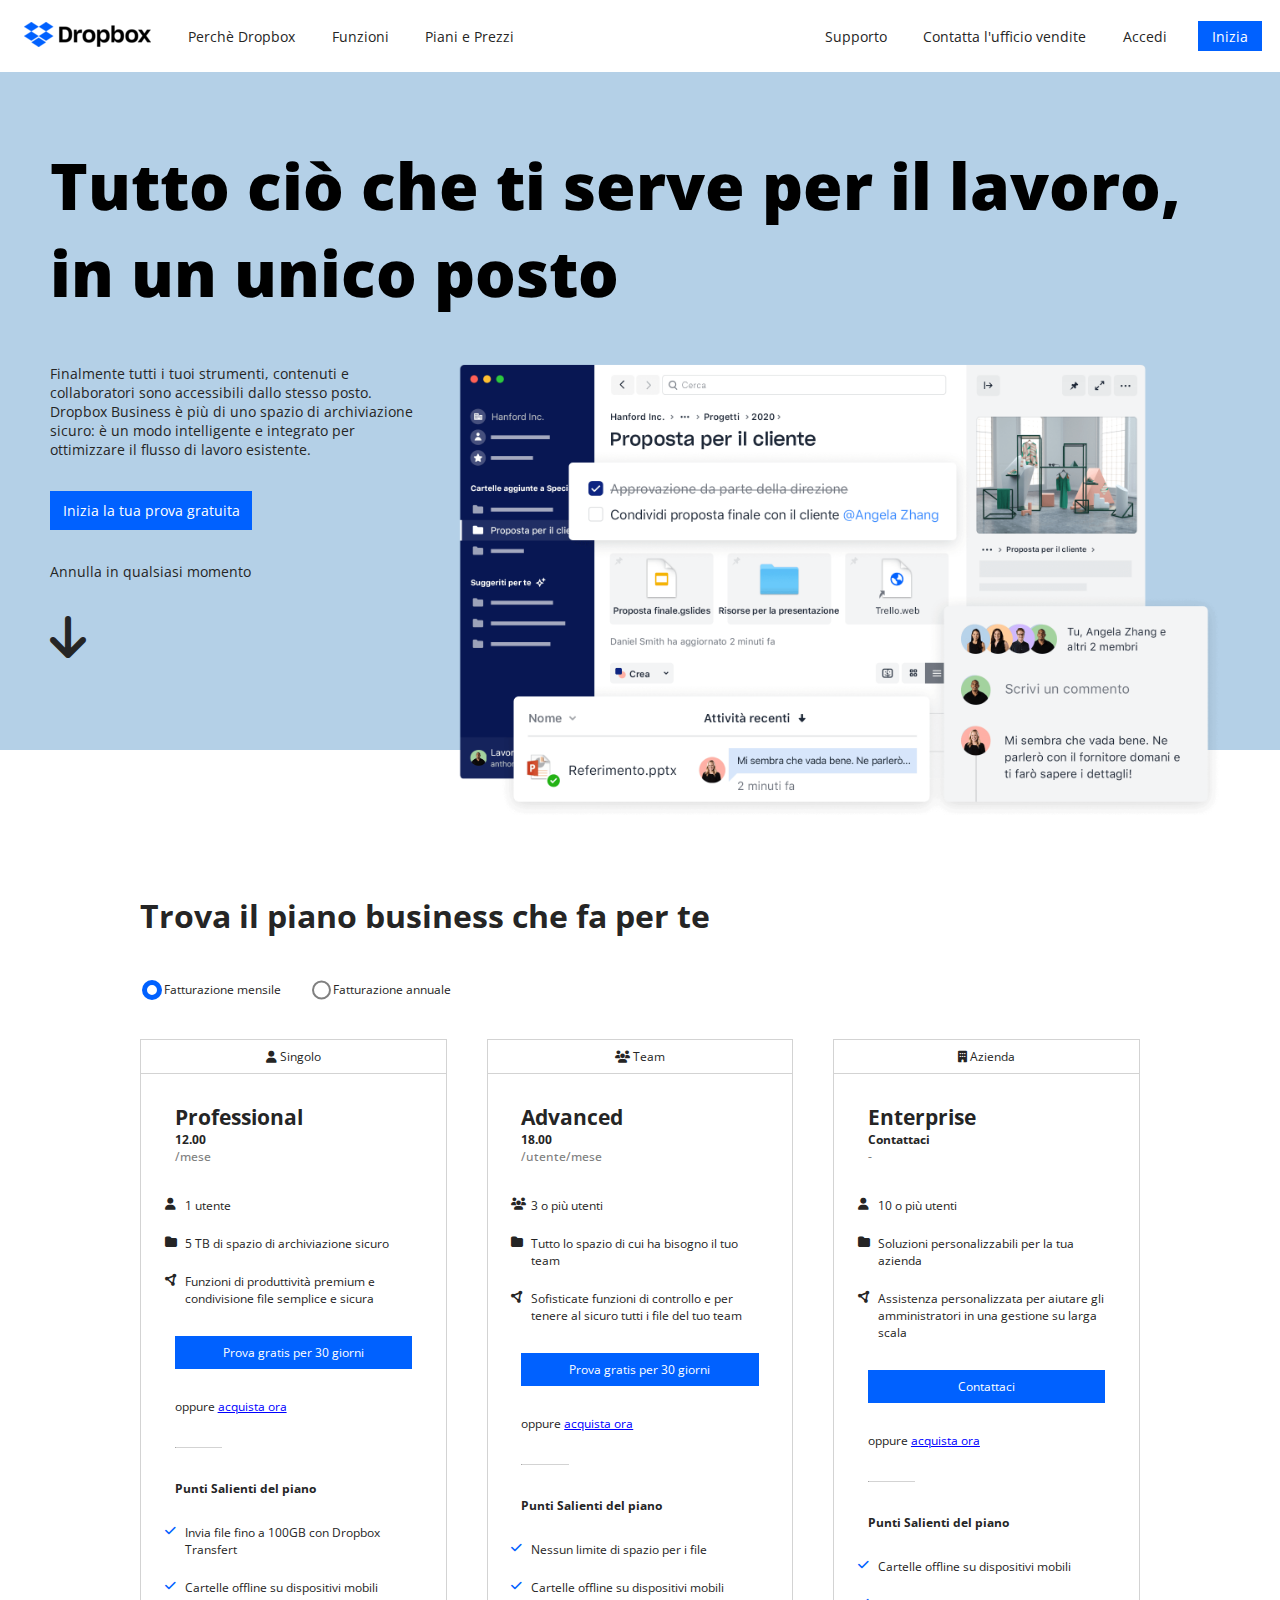
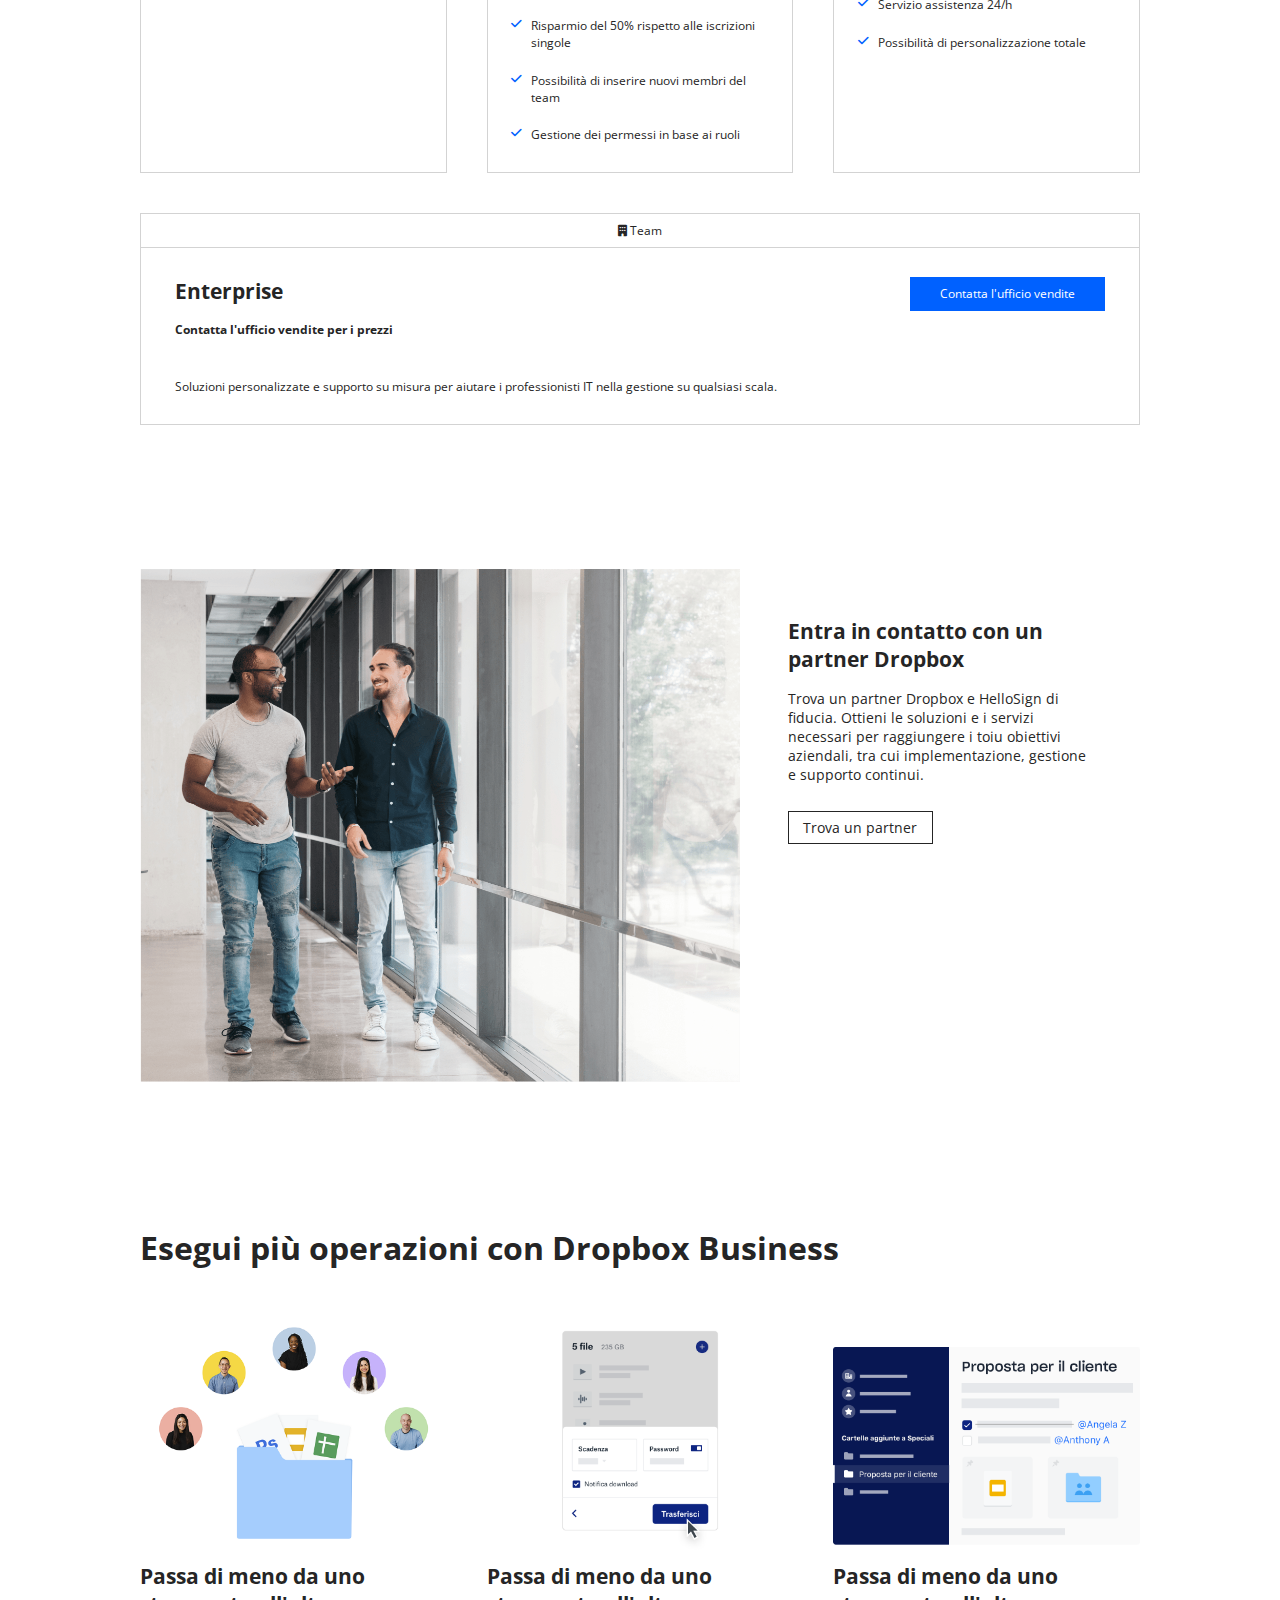
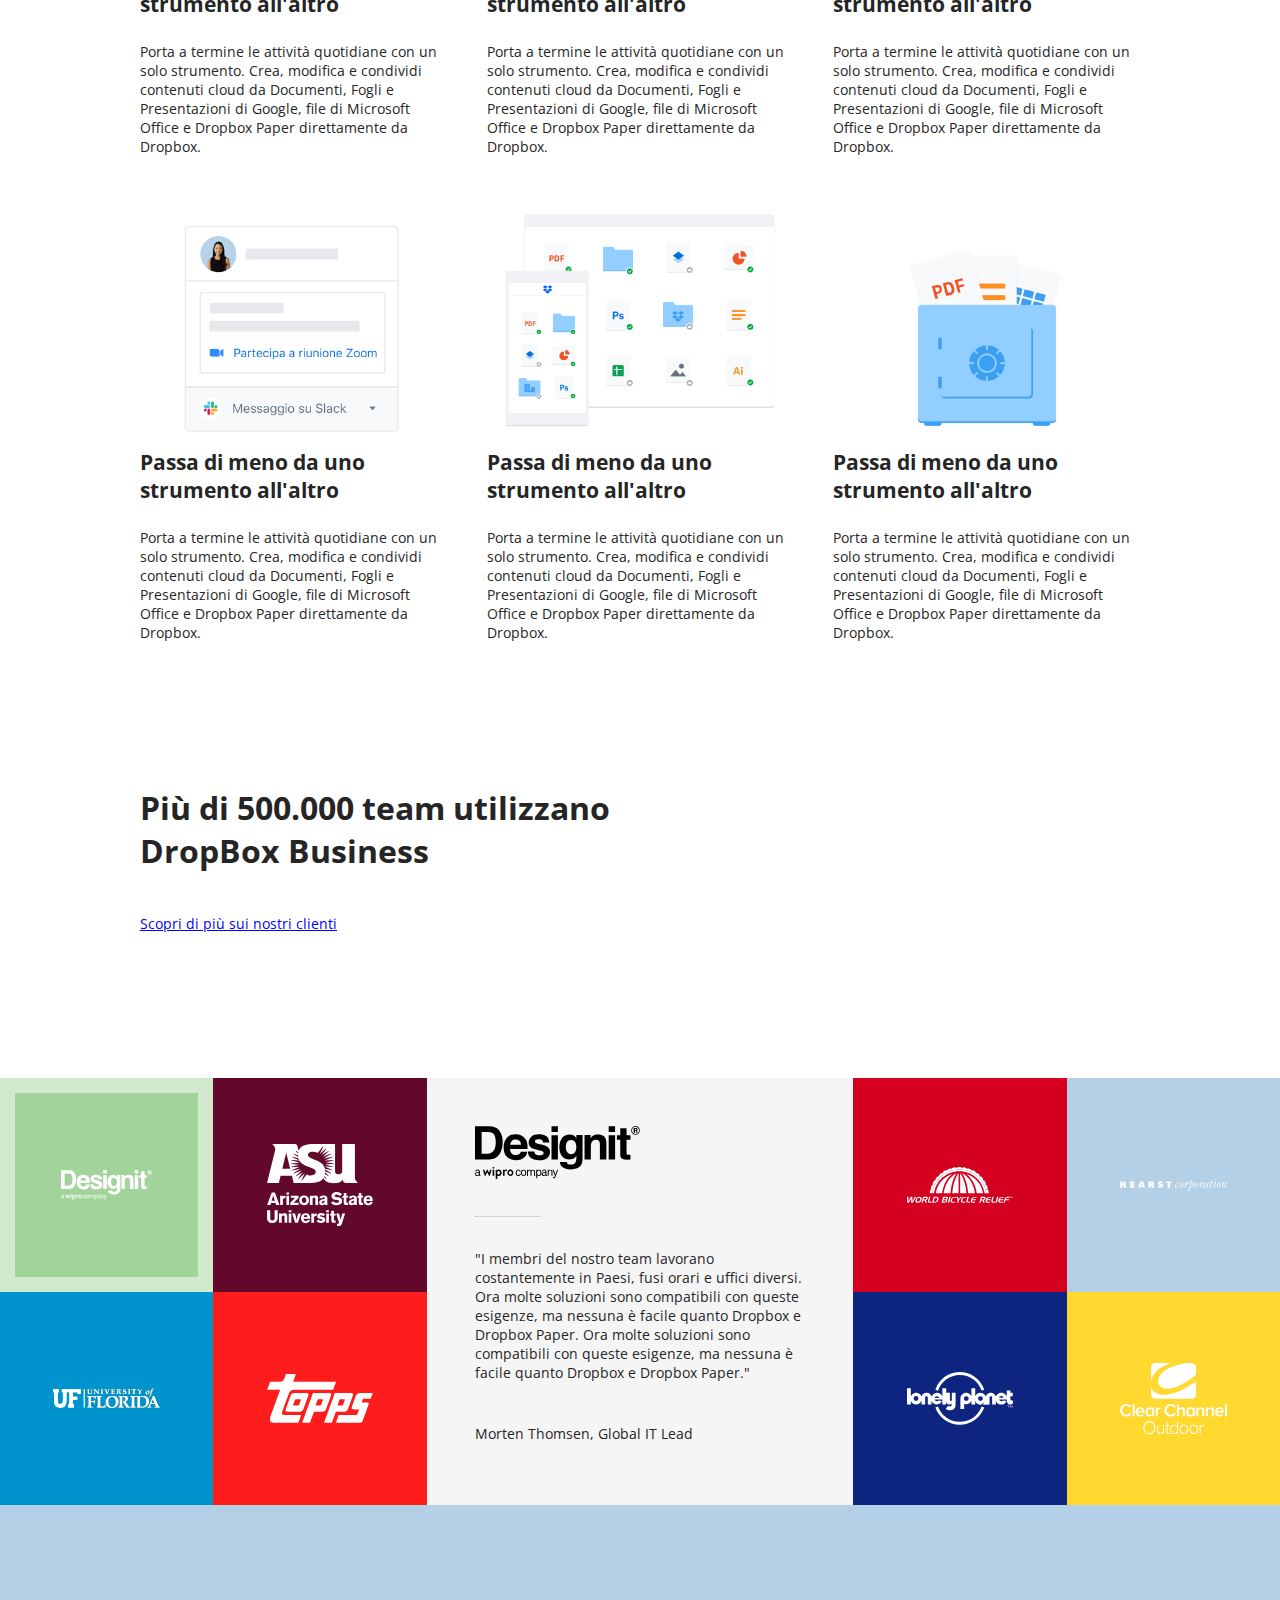
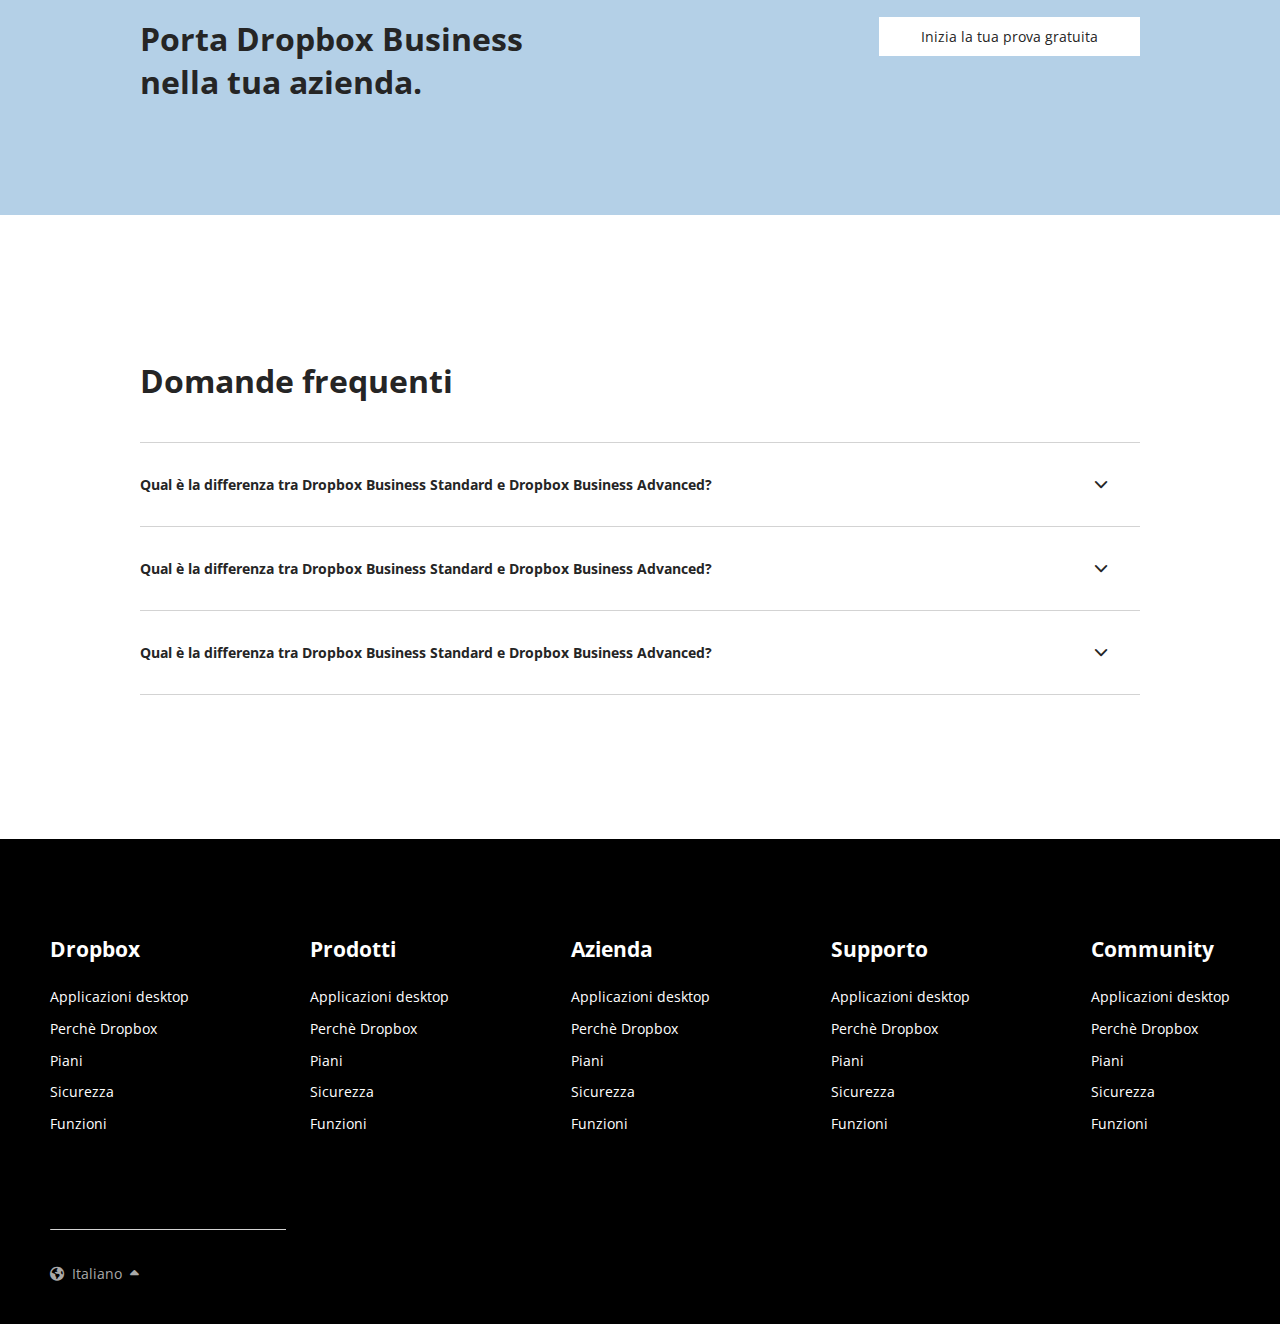
<file: index.html>
<!DOCTYPE html>
<html lang="en">
<head>
    <meta charset="UTF-8">
    <meta http-equiv="X-UA-Compatible" content="IE=edge">
    <meta name="viewport" content="width=device-width, initial-scale=1.0">
    <title>Dropbox</title>

    <!-- FontAwesome -->
    <link rel="stylesheet" href="https://cdnjs.cloudflare.com/ajax/libs/font-awesome/6.2.1/css/all.min.css">

    <!-- CSS -->
    <link rel="stylesheet" href="css/style.css">

    <!-- Font: Open Sans  |  Weight: 300, 400, 600, 700, 800 -->
    <link rel="preconnect" href="https://fonts.googleapis.com">
    <link rel="preconnect" href="https://fonts.gstatic.com" crossorigin>
    <link href="https://fonts.googleapis.com/css2?family=Open+Sans:wght@300;400;600;700;800&display=swap" rel="stylesheet"> 

</head>
<body>

    <header>
        <nav class="flexSpBt">
            <!-- nav left side -->
            <div>
                <ul>
                    <li>
                        <a id="logo" href="#">
                            <img src="img/logo-small.png" alt="logo">
                        </a>
                    </li>
                    <li>
                        <a href="#">Perchè Dropbox</a>
                    </li>
                    <li>
                        <a href="#">Funzioni</a>
                    </li>
                    <li>
                        <a href="#">Piani e Prezzi</a>
                    </li>
                </ul>
            </div> <!-- /nav left side -->

            <!-- nav right side -->
            <div>
                <ul>
                    <li>
                        <a href="#">Supporto</a>
                    </li>
                    <li>
                        <a href="#">Contatta l'ufficio vendite</a>
                    </li>
                    <li>
                        <a href="#">Accedi</a>
                    </li>
                    <li>
                        <a class="btn blueBtn" href="#">Inizia</a>
                    </li>
                </ul>
            </div> <!-- /nav right side -->
        </nav>
    </header>

    <main>

        <section id="jumbotronSection">
            <div class="largeContainer">
                <h1>Tutto ciò che ti serve per il lavoro, in un unico posto</h1>
                <div class="flexSpBt"> <!-- container -->
                    <div class="textContainer flexCol">
                        <p class="bigText">
                            Finalmente tutti i tuoi strumenti, contenuti e 
                            collaboratori sono accessibili dallo stesso posto.
                            <br> 
                            Dropbox Business è più di uno spazio di archiviazione
                            sicuro: è un modo intelligente e integrato per 
                            ottimizzare il flusso di lavoro esistente.
                        </p>
                        <a class="btn blueBtn bigBtn bigText" href="#">Inizia la tua prova gratuita</a>
                        <span class="bigText">Annulla in qualsiasi momento</span>
                        <a href="#plansSection">
                            <i class="fa-sharp fa-solid fa-arrow-down"></i>
                        </a>
                    </div> <!-- /textContainer-->
                    <div class="imgContainer">
                        <img src="img/jumbo.png" alt="jumbotron">
                    </div> <!-- /imgContainer-->
                </div> <!-- /container -->
            </div>   <!-- /largeContainer -->
        </section> <!-- /jumbotronSection-->

        <section id="plansSection">
            <div class="smallContainer">
                <h2>Trova il piano business che fa per te</h2>
                <div id="planSelector">
                    <input type="radio" name="plan" id="monthlyPlan" checked>
                    <label class="smallText" for="monthlyPlan">Fatturazione mensile</label>

                    <input type="radio" name="plan" id="yearlyPlan">
                    <label class="smallText" for="yearlyPlan">Fatturazione annuale</label>
                </div>
                <!-- Plans Container -->
                <div class="colContainer flexWrap">

                    <!-- Piano Singolo -->
                    <div class="col smallCol smallText">
                        <header class="planType ">
                            <i class="fa-solid fa-user"></i>
                            Singolo
                        </header>
                        <div class="planContainer">
                            <div class="planContainerTop flexCol">
                                <h3>Professional</h3>
                                <span class="planPrice">
                                    12.00
                                    <br>
                                    <span>/mese</span>
                                </span>
                                <ul class="flexCol">
                                    <li>1 utente</li>
                                    <li>5 TB di spazio di archiviazione sicuro</li>
                                    <li>Funzioni di produttività premium e condivisione file semplice e sicura</li>
                                </ul>
                                <a class="btn blueBtn bigBtn smallText" href="#">Prova gratis per 30 giorni</a>
                                <div>
                                    oppure <a class="linkColor" href="#"> acquista ora</a>
                                </div>
                            </div>
                            <hr class="customHR">
                            <div class="planContainerBottom">
                                <h4>Punti Salienti del piano</h4>
                                <ul class="flexCol">
                                    <li>Invia file fino a 100GB con Dropbox Transfert</li>
                                    <li>Cartelle offline su dispositivi mobili</li>
                                </ul>
                            </div>
                        </div>
                    </div>

                    <!-- Piano Team -->
                    <div class="col smallCol smallText">
                        <header class="planType">
                            <i class="fa-solid fa-users"></i>
                            Team
                        </header>
                        <div class="planContainer"> 
                            <div class="planContainerTop flexCol">
                                <h3>Advanced</h3>
                                <span class="planPrice">
                                    18.00
                                    <br>
                                    <span>/utente/mese</span>
                                </span>
                                <ul class="flexCol">
                                    <li>3 o più utenti</li>
                                    <li>Tutto lo spazio di cui ha bisogno il tuo team</li>
                                    <li>Sofisticate funzioni di controllo e per tenere al sicuro tutti i file del tuo team</li>
                                </ul>
                                <a class="btn blueBtn bigBtn smallText" href="#">Prova gratis per 30 giorni</a>
                                <div>
                                    oppure <a class="linkColor" href="#"> acquista ora</a>
                                </div>
                            </div>
                            <hr class="customHR">
                            <div class="planContainerBottom">
                                <h4>Punti Salienti del piano</h4>
                                <ul class="flexCol">
                                    <li>Nessun limite di spazio per i file</li>
                                    <li>Cartelle offline su dispositivi mobili</li>
                                    <li>Risparmio del 50% rispetto alle iscrizioni singole</li>
                                    <li>Possibilità di inserire nuovi membri del team</li>
                                    <li>Gestione dei permessi in base ai ruoli</li>
                                </ul>
                            </div>
                        </div>
                    </div>

                    <!-- Piano Azienda -->
                    <div class="col smallCol smallText">
                        <header class="planType">
                            <i class="fa-solid fa-building"></i>
                            Azienda
                        </header>
                        <div class="planContainer">
                            <div class="planContainerTop flexCol">
                                <h3>Enterprise</h3>
                                <span class="planPrice">
                                    Contattaci
                                    <br>
                                    <span>-</span>
                                </span>
                                <ul class="flexCol">
                                    <li>10 o più utenti</li>
                                    <li>Soluzioni personalizzabili per la tua azienda</li>
                                    <li>Assistenza personalizzata per aiutare gli amministratori in una gestione su larga scala</li>
                                </ul>
                                <a class="btn blueBtn bigBtn smallText" href="#">Contattaci</a>
                                <div>
                                    oppure <a class="linkColor" href="#"> acquista ora</a>
                                </div>
                            </div>
                            <hr class="customHR">
                            <div class="planContainerBottom">
                                <h4>Punti Salienti del piano</h4>
                                <ul class="flexCol">
                                    <li>Cartelle offline su dispositivi mobili</li>
                                    <li>Servizio assistenza 24/h</li>
                                    <li>Possibilità di personalizzazione totale</li>
                                </ul>
                            </div>
                        </div>
                    </div>
            
                    <div class="col largeCol smallText">
                        <header class="planType">
                            <i class="fa-solid fa-building"></i>
                            Team
                        </header>
                        <div class="planContainer flexSpBt flexWrap">
                            <div> <!-- container -->
                                <h3>Enterprise</h3>
                                <h4>Contatta l'ufficio vendite per i prezzi</h4>
                                <p>Soluzioni personalizzate e supporto su misura per aiutare
                                    i professionisti IT nella gestione su qualsiasi scala.
                                </p>
                            </div>
                            <a class="btn blueBtn bigBtn smallText" href="#">Contatta l'ufficio vendite</a>
                        </div>
                    </div> <!-- /largeCol-->

                </div> <!-- / columnsContainer -->
            </div>  <!-- /smallContainer-->
        </section> <!-- /plansSection-->

        <section id="partnerSection">
           <div class="smallContainer">
                <div class="imgContainer">
                    <img src="img/partner.png" alt="find partner">
                </div>
                <div class="textContainer">
                    <h3>Entra in contatto con un partner Dropbox</h3>
                    <p class="bigText">
                        Trova un partner Dropbox e HelloSign di fiducia.
                        Ottieni le soluzioni e i servizi necessari per
                        raggiungere i toiu obiettivi aziendali, tra cui implementazione,
                        gestione e supporto continui.
                    </p>
                    <a class="btn" href="#">Trova un partner</a>
                </div>
           </div>
        </section> <!-- /partnerSection-->

        <section id="cardSection">
            <div class="smallContainer">
                <h2>Esegui più operazioni con Dropbox Business</h2>
                <div class="cardContainer flexWrap">
                    <div class="card">
                        <img src="img/business-feature-switching-tools.png" alt="feature 1">
                        <h3>Passa di meno da uno strumento all'altro</h3>
                        <p class="bigText">
                            Porta a termine le attività quotidiane con un solo strumento.
                            Crea, modifica e condividi contenuti cloud da Documenti,
                            Fogli e Presentazioni di Google, file di Microsoft Office e 
                            Dropbox Paper direttamente da Dropbox.
                        </p>
                    </div>

                    <div class="card">
                        <img src="img/business-feature-send-files-it.png" alt="feature 2">
                        <h3>Passa di meno da uno strumento all'altro</h3>
                        <p class="bigText">
                            Porta a termine le attività quotidiane con un solo strumento.
                            Crea, modifica e condividi contenuti cloud da Documenti,
                            Fogli e Presentazioni di Google, file di Microsoft Office e 
                            Dropbox Paper direttamente da Dropbox.
                        </p>
                    </div>

                    <div class="card">
                        <img src="img/business-feature-coordinate-it.png" alt="feature 3">
                        <h3>Passa di meno da uno strumento all'altro</h3>
                        <p class="bigText">
                            Porta a termine le attività quotidiane con un solo strumento.
                            Crea, modifica e condividi contenuti cloud da Documenti,
                            Fogli e Presentazioni di Google, file di Microsoft Office e 
                            Dropbox Paper direttamente da Dropbox.
                        </p>
                    </div>

                    <div class="card">
                        <img src="img/business-feature-integrations-it.png" alt="feature 4">
                        <h3>Passa di meno da uno strumento all'altro</h3>
                        <p class="bigText">
                            Porta a termine le attività quotidiane con un solo strumento.
                            Crea, modifica e condividi contenuti cloud da Documenti,
                            Fogli e Presentazioni di Google, file di Microsoft Office e 
                            Dropbox Paper direttamente da Dropbox.
                        </p>
                    </div>

                    <div class="card">
                        <img src="img/business-feature-multi-device.png" alt="feature 5">
                        <h3>Passa di meno da uno strumento all'altro</h3>
                        <p class="bigText">
                            Porta a termine le attività quotidiane con un solo strumento.
                            Crea, modifica e condividi contenuti cloud da Documenti,
                            Fogli e Presentazioni di Google, file di Microsoft Office e 
                            Dropbox Paper direttamente da Dropbox.
                        </p>
                    </div>

                    <div class="card">
                        <img src="img/business-feature-security.png" alt="feature 6">
                        <h3>Passa di meno da uno strumento all'altro</h3>
                        <p class="bigText">
                            Porta a termine le attività quotidiane con un solo strumento.
                            Crea, modifica e condividi contenuti cloud da Documenti,
                            Fogli e Presentazioni di Google, file di Microsoft Office e 
                            Dropbox Paper direttamente da Dropbox.
                        </p>
                    </div>
                </div>
            </div>
        </section> <!-- /cardSection-->

        <section id="learnMoreSection">
            <div class="smallContainer">
                <h2>Più di 500.000 team utilizzano 
                    <br>
                    DropBox Business
                </h2>
                <a class="linkColor bigText" href="#">Scopri di più sui nostri clienti</a>
            </div>  <!-- /smallContainer -->
        </section> <!-- /learnMoreSection-->

        <section id="quotesSection">

            <div class="customerGroup flexWrap">
                <div class="customer">
                    <img src="img/designit.svg" alt="designit">
                </div>
                <div class="customer">
                    <img src="img/arizona_state_university.svg" alt="asu">
                </div>
                <div class="customer">
                    <img src="img/university_of_florida.svg" alt="uf">
                </div>
                <div class="customer">
                    <img src="img/topps.svg" alt="topps">
                </div>
            </div>
    
            <div id="customerQuote">
                <img src="img/designit.svg" alt="designit">
                <hr class="customHR">
                <blockquote>
                    <p class="bigText">
                        "I membri del nostro team lavorano costantemente in Paesi, fusi orari
                        e uffici diversi. Ora molte soluzioni sono compatibili con queste esigenze, 
                        ma nessuna è facile quanto Dropbox e Dropbox Paper.
                        Ora molte soluzioni sono compatibili con queste esigenze, 
                        ma nessuna è facile quanto Dropbox e Dropbox Paper."
                    </p>
                </blockquote>
                <span class="bigText">
                    Morten Thomsen, Global IT Lead
                </span>
            </div>
    
            <div class="customerGroup flexWrap">
                <div class="customer">
                    <img src="img/world_bicycle_relief.svg" alt="wbr">
                </div>
                <div class="customer">
                    <img src="img/hearst_corp.svg" alt="hearst">
                </div>
                <div class="customer">
                    <img src="img/lonely_planet.svg" alt="lonelyPlanet">
                </div>
                <div class="customer">
                    <img src="img/clear_channel.svg" alt="clear channel">
                </div>
            </div>
    
        </section> <!-- /quotesSection-->
    
        <section id="freeTrialSection">
            <div class="smallContainer flexSpBt">
                <h2>
                    Porta Dropbox Business 
                    <br>
                    nella tua azienda.
                </h2>
                <a class="btn bigText" href="#">Inizia la tua prova gratuita</a>
            </div>
        </section> <!-- /dropboxBusinessSection-->
    
        <section id="faqSection">
            <div class="smallContainer bigText">
                <h2>Domande frequenti</h2>
    
                <div class="faqContainer flexSpBt flexWrap">
                    <p class="question">
                        Qual è la differenza tra Dropbox Business Standard e Dropbox Business Advanced?
                    </p>
                     <i class="fa-solid fa-chevron-down"></i>
                    <p class="answer">
                        Lorem ipsum dolor sit amet consectetur adipisicing elit. 
                        Impedit reiciendis ad dolores minus eaque accusantium iure 
                        necessitatibus, accusamus dolorem ut et provident aut 
                        perspiciatis ducimus, sunt dolorum non fugit atque?
                    </p>
                </div>
    
                <div class="faqContainer flexSpBt flexWrap">
                    <p class="question">
                        Qual è la differenza tra Dropbox Business Standard e Dropbox Business Advanced?
                    </p>
                     <i class="fa-solid fa-chevron-down"></i>
                     <p class="answer">
                        Lorem ipsum dolor sit amet consectetur adipisicing elit. 
                        Impedit reiciendis ad dolores minus eaque accusantium iure 
                        necessitatibus, accusamus dolorem ut et provident aut 
                        perspiciatis ducimus, sunt dolorum non fugit atque?
                    </p>
                </div>
    
                <div class="faqContainer flexSpBt flexWrap">
                    <p class="question">
                        Qual è la differenza tra Dropbox Business Standard e Dropbox Business Advanced?
                    </p>
                     <i class="fa-solid fa-chevron-down"></i>
                     <p class="answer">
                        Lorem ipsum dolor sit amet consectetur adipisicing elit. 
                        Impedit reiciendis ad dolores minus eaque accusantium iure 
                        necessitatibus, accusamus dolorem ut et provident aut 
                        perspiciatis ducimus, sunt dolorum non fugit atque?
                    </p>
                </div>
            </div>
        </section> <!-- /faqSection-->

    </main>

    <footer>
        <div class="largeContainer">
            <div id="linkListsContainer" class="flexSpBt">
                
                <div class="linkList">
                    <h3>Dropbox</h3>
                    <ul class="bigText">
                        <li>
                            <a href="#">Applicazioni desktop</a>
                        </li>
                        <li>
                            <a href="#">Perchè Dropbox</a>
                        </li>
                        <li>
                            <a href="#">Piani</a>
                        </li>
                        <li>
                            <a href="#">Sicurezza</a>
                        </li>
                        <li>
                            <a href="#">Funzioni</a>
                        </li>
                    </ul>
                </div>

                <div class="linkList">
                    <h3>Prodotti</h3>
                    <ul class="bigText">
                        <li>
                            <a href="#">Applicazioni desktop</a>
                        </li>
                        <li>
                            <a href="#">Perchè Dropbox</a>
                        </li>
                        <li>
                            <a href="#">Piani</a>
                        </li>
                        <li>
                            <a href="#">Sicurezza</a>
                        </li>
                        <li>
                            <a href="#">Funzioni</a>
                        </li>
                    </ul>
                </div>

                <div class="linkList">
                    <h3>Azienda</h3>
                    <ul class="bigText">
                        <li>
                            <a href="#">Applicazioni desktop</a>
                        </li>
                        <li>
                            <a href="#">Perchè Dropbox</a>
                        </li>
                        <li>
                            <a href="#">Piani</a>
                        </li>
                        <li>
                            <a href="#">Sicurezza</a>
                        </li>
                        <li>
                            <a href="#">Funzioni</a>
                        </li>
                    </ul>
                </div>

                <div class="linkList">
                    <h3>Supporto</h3>
                    <ul class="bigText">
                        <li>
                            <a href="#">Applicazioni desktop</a>
                        </li>
                        <li>
                            <a href="#">Perchè Dropbox</a>
                        </li>
                        <li>
                            <a href="#">Piani</a>
                        </li>
                        <li>
                            <a href="#">Sicurezza</a>
                        </li>
                        <li>
                            <a href="#">Funzioni</a>
                        </li>
                    </ul>
                </div>

                <div class="linkList">
                    <h3>Community</h3>
                    <ul class="bigText">
                        <li>
                            <a href="#">Applicazioni desktop</a>
                        </li>
                        <li>
                            <a href="#">Perchè Dropbox</a>
                        </li>
                        <li>
                            <a href="#">Piani</a>
                        </li>
                        <li>
                            <a href="#">Sicurezza</a>
                        </li>
                        <li>
                            <a href="#">Funzioni</a>
                        </li>
                    </ul>
                </div>
            </div>
            <hr class="customHR">
            <span id="langSelector" class="bigText">Italiano</span>
        </div>
    </footer>
</body>
</html>
</file>
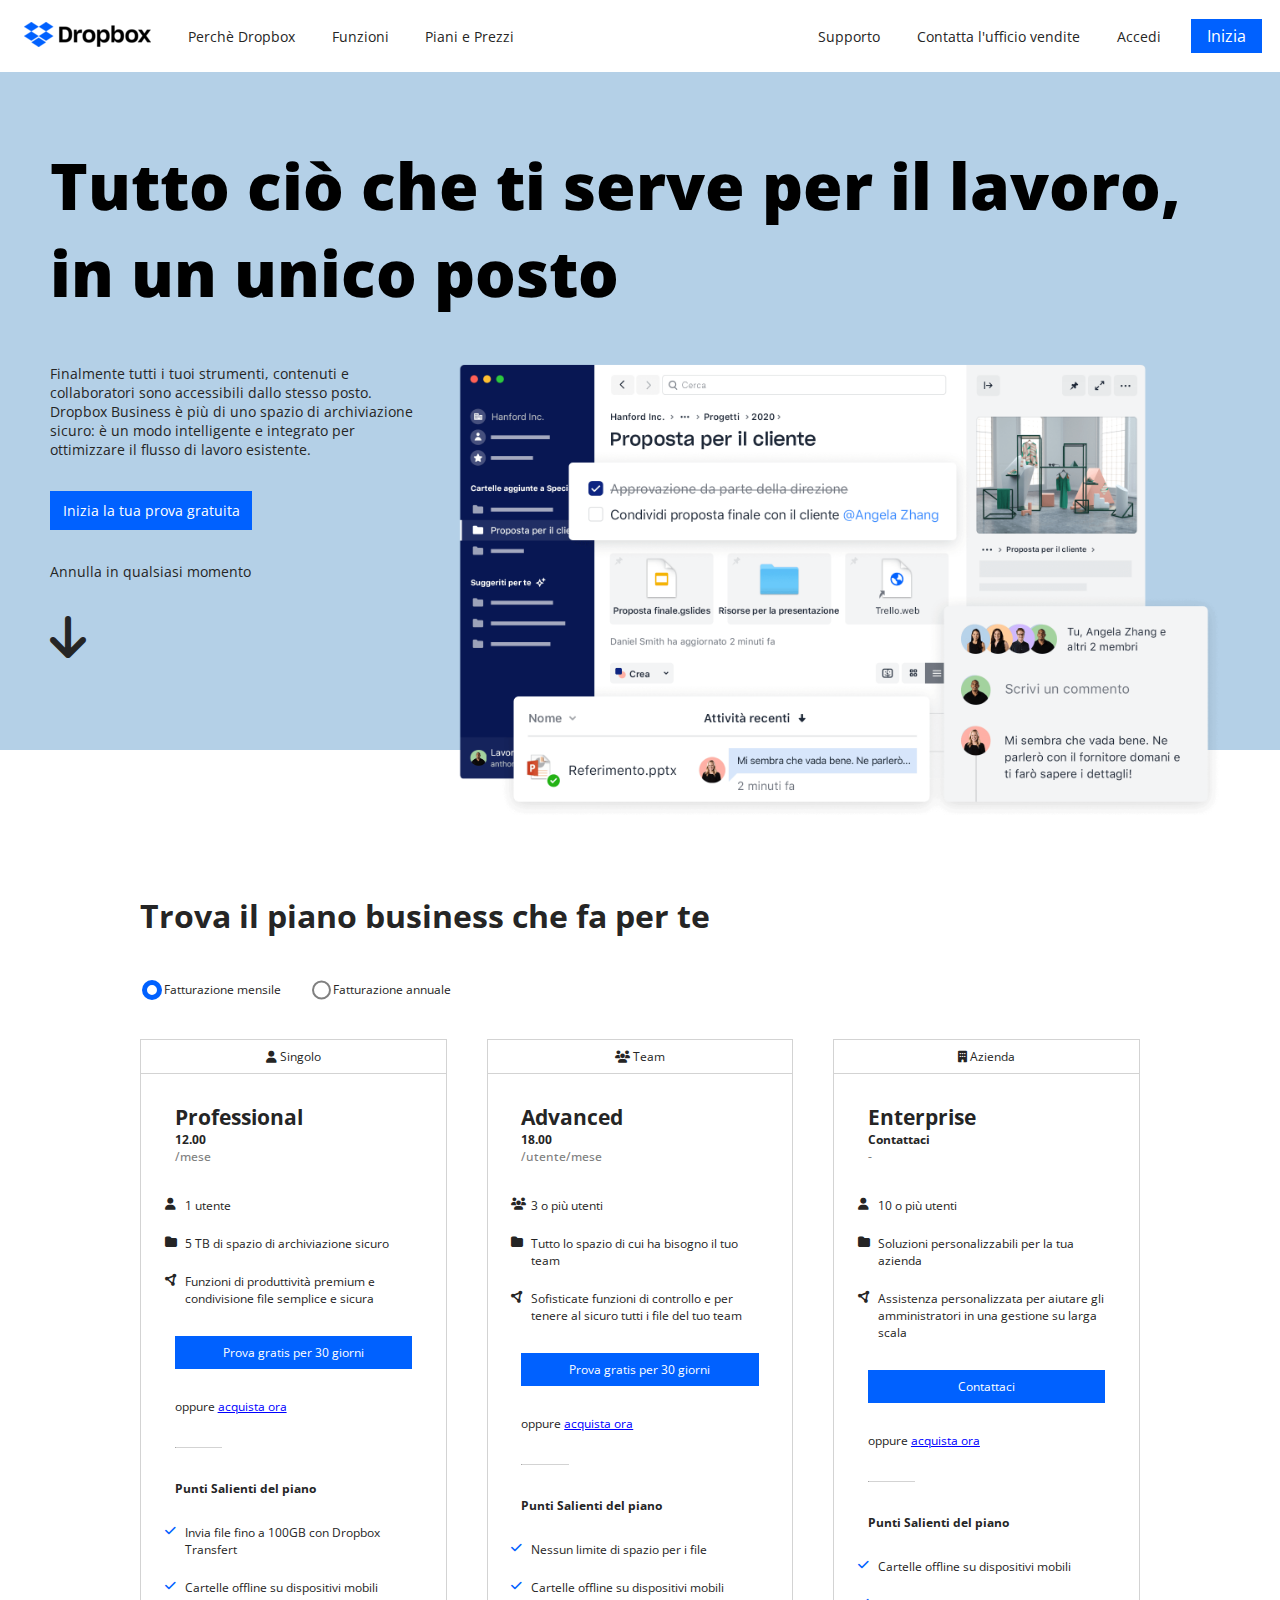
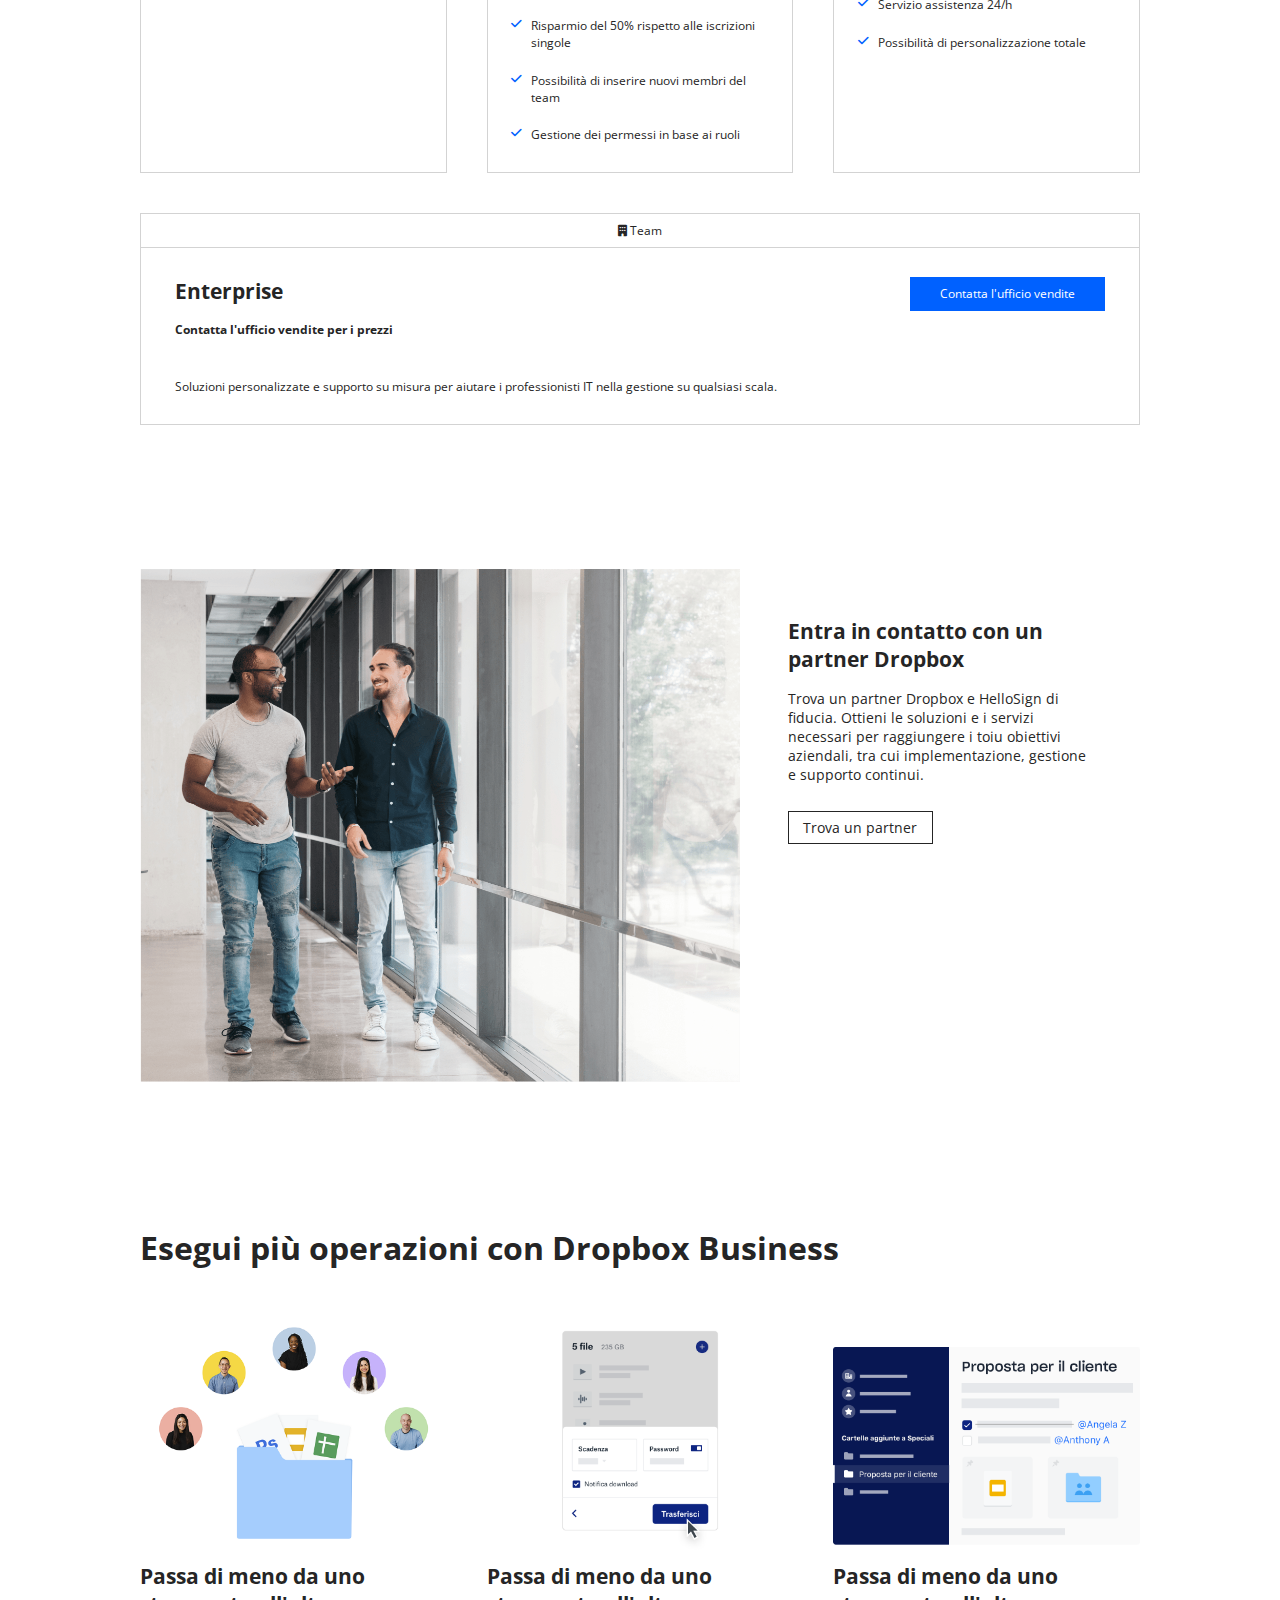
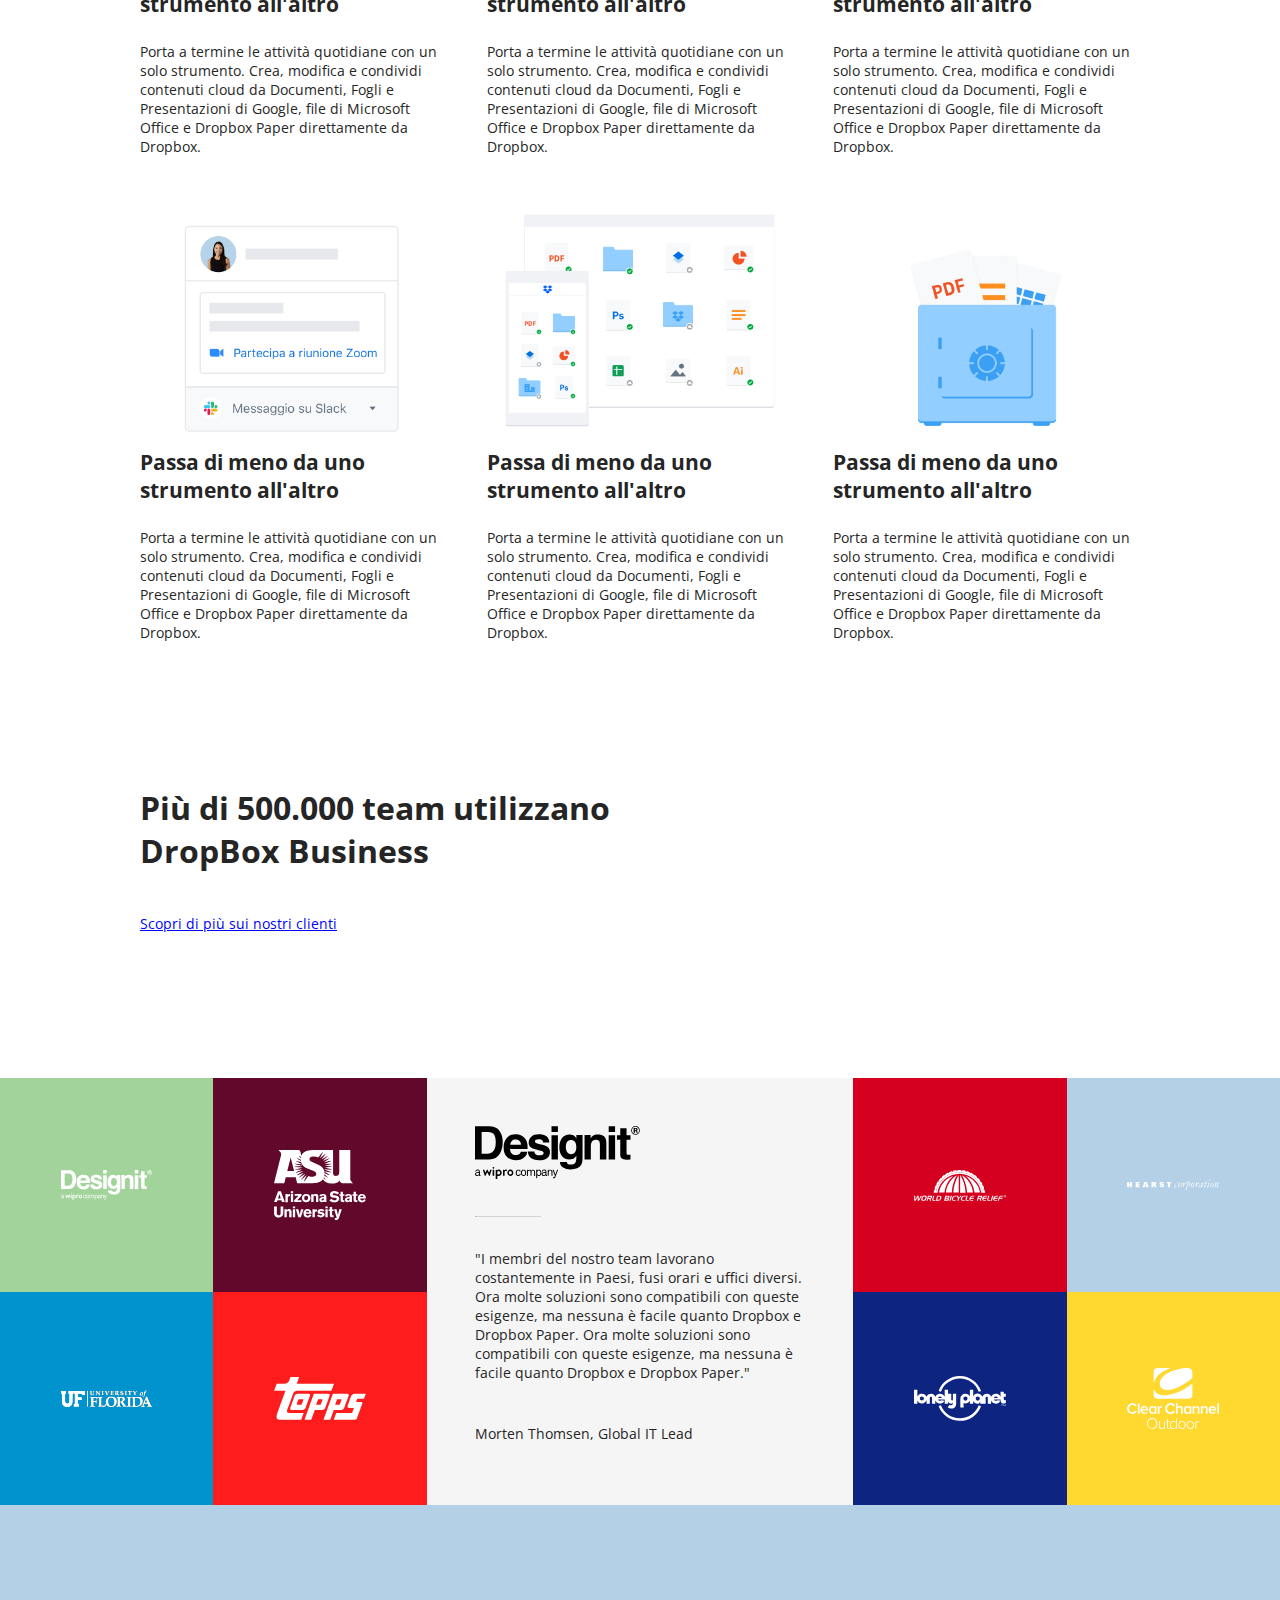
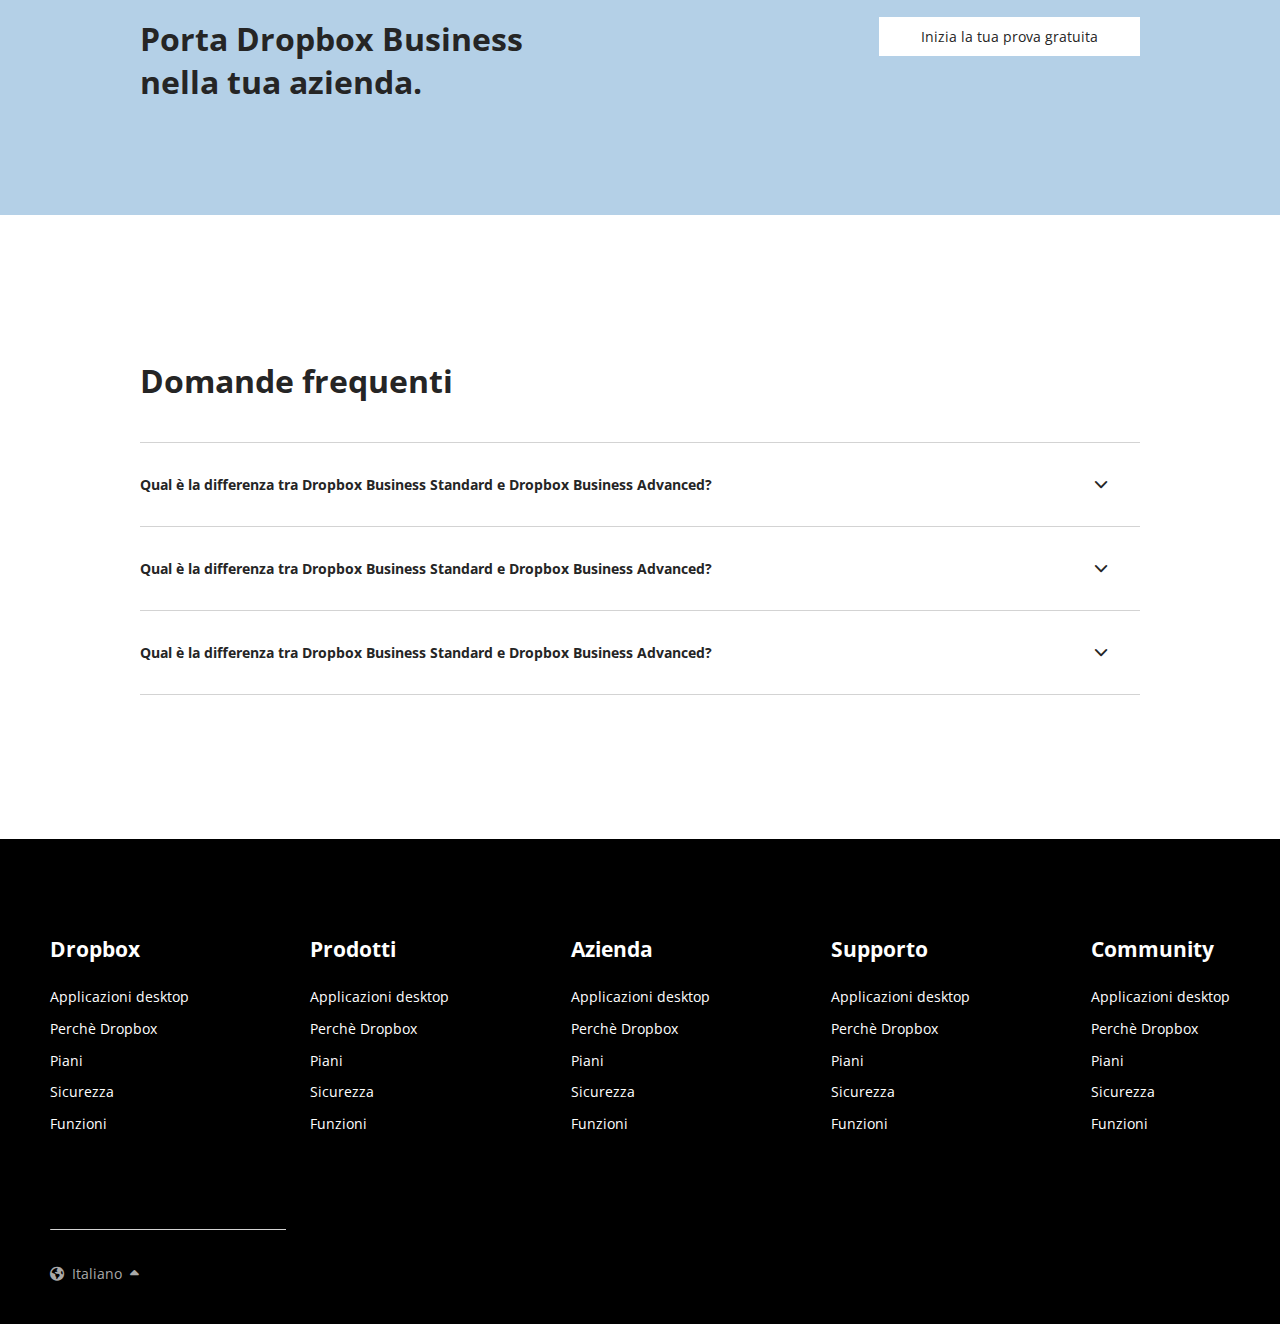
<file: bonus/index.html>
<!DOCTYPE html>
<html lang="en">
<head>
    <meta charset="UTF-8">
    <meta http-equiv="X-UA-Compatible" content="IE=edge">
    <meta name="viewport" content="width=device-width, initial-scale=1.0">
    <title>Dropbox</title>

    <!-- FontAwesome -->
    <link rel="stylesheet" href="https://cdnjs.cloudflare.com/ajax/libs/font-awesome/6.2.1/css/all.min.css">

    <!-- CSS -->
    <link rel="stylesheet" href="css/style.css">

    <!-- Font: Open Sans  |  Weight: 300, 400, 600, 700, 800 -->
    <link rel="preconnect" href="https://fonts.googleapis.com">
    <link rel="preconnect" href="https://fonts.gstatic.com" crossorigin>
    <link href="https://fonts.googleapis.com/css2?family=Open+Sans:wght@300;400;600;700;800&display=swap" rel="stylesheet"> 

</head>
<body>

    <header>
        <nav class="flexSpBt">
            <!-- nav left side -->
            <div>
                <ul class="navList">
                    <li>
                        <a id="logo" href="index.html">
                            <img src="../img/logo-small.png" alt="logo">
                        </a>
                    </li>
                    <li class="menuListItem">
                        <a href="#">Perchè Dropbox</a>
                        <div class="menu">
                            <div class="flexCol">
                                <h3>Panoramica</h3>
                                <ul>
                                    <li>
                                        <a href="#">Ispirati</a>
                                    </li>
                                    <li>
                                        <a href="#">Cosa dicono i clienti</a>
                                    </li>
                                    <li>
                                        <a href="#">Integrazioni di app</a>
                                    </li>
                                    <li>
                                        <a href="#">Risorse</a>
                                    </li>
                                 </ul>
                            </div>
                            <div class="flexCol">
                                <h3>Lavora al meglio con Dropbox</h3>
                                <ul>
                                    <li>
                                        <a href="#">Condividi file</a>
                                    </li>
                                    <li>
                                        <a href="cloud-storage.html">Archivia e organizza</a>
                                    </li>
                                    <li>
                                        <a href="#">Sincronizza i tuoi dispositivi</a>
                                    </li>
                                    <li>
                                        <a href="#">Proteggi i tuoi dati</a>
                                    </li>
                                    <li>
                                        <a href="#">Connetti tra loro i membri del team in remoto</a>
                                    </li>
                                    <li>
                                        <a href="#">Fai avanzare il tuo lavoro</a>
                                    </li>
                                    <li>
                                        <a href="#">Backup sempre attivo</a>
                                    </li>
                                    <li>
                                        <a href="#">Firma un documento</a>
                                    </li>
                                    <li>
                                        <a href="#">Monitora i dati analitici dei documenti</a>
                                    </li>
                                </ul>
                            </div>
                        </div> <!-- /menu-->
                    </li>
                    <li>
                        <a href="#">Funzioni</a>
                    </li>
                    <li>
                        <a href="#">Piani e Prezzi</a>
                    </li>
                </ul>
            </div> <!-- /nav left side -->

            <!-- nav right side -->
            <div>
                <ul class="navList">
                    <li>
                        <a href="#">Supporto</a>
                    </li>
                    <li>
                        <a href="#">Contatta l'ufficio vendite</a>
                    </li>
                    <li>
                        <a href="#">Accedi</a>
                    </li>
                    <li>
                        <a class="btn blueBtn" href="#">Inizia</a>
                    </li>
                </ul>
            </div> <!-- /nav right side -->
        </nav>
    </header>

    <main>

        <section id="jumbotronSection">
            <div class="largeContainer">
                <h1>Tutto ciò che ti serve per il lavoro, in un unico posto</h1>
                <div class="flexSpBt"> <!-- container -->
                    <div class="textContainer flexCol">
                        <p class="bigText">
                            Finalmente tutti i tuoi strumenti, contenuti e 
                            collaboratori sono accessibili dallo stesso posto.
                            <br> 
                            Dropbox Business è più di uno spazio di archiviazione
                            sicuro: è un modo intelligente e integrato per 
                            ottimizzare il flusso di lavoro esistente.
                        </p>
                        <a class="btn blueBtn bigBtn bigText" href="#">Inizia la tua prova gratuita</a>
                        <span class="bigText">Annulla in qualsiasi momento</span>
                        <a href="#plansSection">
                            <i class="fa-sharp fa-solid fa-arrow-down"></i>
                        </a>
                    </div> <!-- /textContainer-->
                    <div class="imgContainer">
                        <img src="../img/jumbo.png" alt="jumbotron">
                    </div> <!-- /imgContainer-->
                </div> <!-- /container -->
            </div>   <!-- /largeContainer -->
        </section> <!-- /jumbotronSection-->

        <section id="plansSection">
            <div class="smallContainer">
                <h2>Trova il piano business che fa per te</h2>
                <div id="planSelector">
                    <input type="radio" name="plan" id="monthlyPlan" checked>
                    <label class="smallText" for="monthlyPlan">Fatturazione mensile</label>

                    <input type="radio" name="plan" id="yearlyPlan">
                    <label class="smallText" for="yearlyPlan">Fatturazione annuale</label>
                </div>
                <!-- Plans Container -->
                <div class="colContainer flexWrap">

                    <!-- Piano Singolo -->
                    <div class="col smallCol smallText">
                        <header class="planType ">
                            <i class="fa-solid fa-user"></i>
                            Singolo
                        </header>
                        <div class="planContainer">
                            <div class="planContainerTop flexCol">
                                <h3>Professional</h3>
                                <span class="planPrice">
                                    12.00
                                    <br>
                                    <span>/mese</span>
                                </span>
                                <ul class="flexCol">
                                    <li>1 utente</li>
                                    <li>5 TB di spazio di archiviazione sicuro</li>
                                    <li>Funzioni di produttività premium e condivisione file semplice e sicura</li>
                                </ul>
                                <a class="btn blueBtn bigBtn smallText" href="#">Prova gratis per 30 giorni</a>
                                <div>
                                    oppure <a class="linkColor" href="#"> acquista ora</a>
                                </div>
                            </div>
                            <hr class="customHR">
                            <div class="planContainerBottom">
                                <h4>Punti Salienti del piano</h4>
                                <ul class="flexCol">
                                    <li>Invia file fino a 100GB con Dropbox Transfert</li>
                                    <li>Cartelle offline su dispositivi mobili</li>
                                </ul>
                            </div>
                        </div>
                    </div>

                    <!-- Piano Team -->
                    <div class="col smallCol smallText">
                        <header class="planType">
                            <i class="fa-solid fa-users"></i>
                            Team
                        </header>
                        <div class="planContainer"> 
                            <div class="planContainerTop flexCol">
                                <h3>Advanced</h3>
                                <span class="planPrice">
                                    18.00
                                    <br>
                                    <span>/utente/mese</span>
                                </span>
                                <ul class="flexCol">
                                    <li>3 o più utenti</li>
                                    <li>Tutto lo spazio di cui ha bisogno il tuo team</li>
                                    <li>Sofisticate funzioni di controllo e per tenere al sicuro tutti i file del tuo team</li>
                                </ul>
                                <a class="btn blueBtn bigBtn smallText" href="#">Prova gratis per 30 giorni</a>
                                <div>
                                    oppure <a class="linkColor" href="#"> acquista ora</a>
                                </div>
                            </div>
                            <hr class="customHR">
                            <div class="planContainerBottom">
                                <h4>Punti Salienti del piano</h4>
                                <ul class="flexCol">
                                    <li>Nessun limite di spazio per i file</li>
                                    <li>Cartelle offline su dispositivi mobili</li>
                                    <li>Risparmio del 50% rispetto alle iscrizioni singole</li>
                                    <li>Possibilità di inserire nuovi membri del team</li>
                                    <li>Gestione dei permessi in base ai ruoli</li>
                                </ul>
                            </div>
                        </div>
                    </div>

                    <!-- Piano Azienda -->
                    <div class="col smallCol smallText">
                        <header class="planType">
                            <i class="fa-solid fa-building"></i>
                            Azienda
                        </header>
                        <div class="planContainer">
                            <div class="planContainerTop flexCol">
                                <h3>Enterprise</h3>
                                <span class="planPrice">
                                    Contattaci
                                    <br>
                                    <span>-</span>
                                </span>
                                <ul class="flexCol">
                                    <li>10 o più utenti</li>
                                    <li>Soluzioni personalizzabili per la tua azienda</li>
                                    <li>Assistenza personalizzata per aiutare gli amministratori in una gestione su larga scala</li>
                                </ul>
                                <a class="btn blueBtn bigBtn smallText" href="#">Contattaci</a>
                                <div>
                                    oppure <a class="linkColor" href="#"> acquista ora</a>
                                </div>
                            </div>
                            <hr class="customHR">
                            <div class="planContainerBottom">
                                <h4>Punti Salienti del piano</h4>
                                <ul class="flexCol">
                                    <li>Cartelle offline su dispositivi mobili</li>
                                    <li>Servizio assistenza 24/h</li>
                                    <li>Possibilità di personalizzazione totale</li>
                                </ul>
                            </div>
                        </div>
                    </div>
            
                    <div class="col largeCol smallText">
                        <header class="planType">
                            <i class="fa-solid fa-building"></i>
                            Team
                        </header>
                        <div class="planContainer flexSpBt flexWrap">
                            <div> <!-- container -->
                                <h3>Enterprise</h3>
                                <h4>Contatta l'ufficio vendite per i prezzi</h4>
                                <p>Soluzioni personalizzate e supporto su misura per aiutare
                                    i professionisti IT nella gestione su qualsiasi scala.
                                </p>
                            </div>
                            <a class="btn blueBtn bigBtn smallText" href="#">Contatta l'ufficio vendite</a>
                        </div>
                    </div> <!-- /largeCol-->

                </div> <!-- / columnsContainer -->
            </div>  <!-- /smallContainer-->
        </section> <!-- /plansSection-->

        <section id="partnerSection">
           <div class="smallContainer">
                <div class="imgContainer">
                    <img src="../img/partner.png" alt="find partner">
                </div>
                <div class="textContainer">
                    <h3>Entra in contatto con un partner Dropbox</h3>
                    <p class="bigText">
                        Trova un partner Dropbox e HelloSign di fiducia.
                        Ottieni le soluzioni e i servizi necessari per
                        raggiungere i toiu obiettivi aziendali, tra cui implementazione,
                        gestione e supporto continui.
                    </p>
                    <a class="btn" href="#">Trova un partner</a>
                </div>
           </div>
        </section> <!-- /partnerSection-->

        <section id="cardSection">
            <div class="smallContainer">
                <h2>Esegui più operazioni con Dropbox Business</h2>
                <div class="cardContainer flexWrap">
                    <div class="card">
                        <img src="../img/business-feature-switching-tools.png" alt="feature 1">
                        <h3>Passa di meno da uno strumento all'altro</h3>
                        <p class="bigText">
                            Porta a termine le attività quotidiane con un solo strumento.
                            Crea, modifica e condividi contenuti cloud da Documenti,
                            Fogli e Presentazioni di Google, file di Microsoft Office e 
                            Dropbox Paper direttamente da Dropbox.
                        </p>
                    </div>

                    <div class="card">
                        <img src="../img/business-feature-send-files-it.png" alt="feature 2">
                        <h3>Passa di meno da uno strumento all'altro</h3>
                        <p class="bigText">
                            Porta a termine le attività quotidiane con un solo strumento.
                            Crea, modifica e condividi contenuti cloud da Documenti,
                            Fogli e Presentazioni di Google, file di Microsoft Office e 
                            Dropbox Paper direttamente da Dropbox.
                        </p>
                    </div>

                    <div class="card">
                        <img src="../img/business-feature-coordinate-it.png" alt="feature 3">
                        <h3>Passa di meno da uno strumento all'altro</h3>
                        <p class="bigText">
                            Porta a termine le attività quotidiane con un solo strumento.
                            Crea, modifica e condividi contenuti cloud da Documenti,
                            Fogli e Presentazioni di Google, file di Microsoft Office e 
                            Dropbox Paper direttamente da Dropbox.
                        </p>
                    </div>

                    <div class="card">
                        <img src="../img/business-feature-integrations-it.png" alt="feature 4">
                        <h3>Passa di meno da uno strumento all'altro</h3>
                        <p class="bigText">
                            Porta a termine le attività quotidiane con un solo strumento.
                            Crea, modifica e condividi contenuti cloud da Documenti,
                            Fogli e Presentazioni di Google, file di Microsoft Office e 
                            Dropbox Paper direttamente da Dropbox.
                        </p>
                    </div>

                    <div class="card">
                        <img src="../img/business-feature-multi-device.png" alt="feature 5">
                        <h3>Passa di meno da uno strumento all'altro</h3>
                        <p class="bigText">
                            Porta a termine le attività quotidiane con un solo strumento.
                            Crea, modifica e condividi contenuti cloud da Documenti,
                            Fogli e Presentazioni di Google, file di Microsoft Office e 
                            Dropbox Paper direttamente da Dropbox.
                        </p>
                    </div>

                    <div class="card">
                        <img src="../img/business-feature-security.png" alt="feature 6">
                        <h3>Passa di meno da uno strumento all'altro</h3>
                        <p class="bigText">
                            Porta a termine le attività quotidiane con un solo strumento.
                            Crea, modifica e condividi contenuti cloud da Documenti,
                            Fogli e Presentazioni di Google, file di Microsoft Office e 
                            Dropbox Paper direttamente da Dropbox.
                        </p>
                    </div>
                </div>
            </div>
        </section> <!-- /cardSection-->

        <section id="learnMoreSection">
            <div class="smallContainer">
                <h2>Più di 500.000 team utilizzano 
                    <br>
                    DropBox Business
                </h2>
                <a class="linkColor bigText" href="#">Scopri di più sui nostri clienti</a>
            </div>  <!-- /smallContainer -->
        </section> <!-- /learnMoreSection-->

        <section id="quotesSection">

            <div class="customerGroup flexWrap">
                <div class="customer">
                    <img src="../img/designit.svg" alt="designit">
                </div>
                <div class="customer">
                    <img src="../img/arizona_state_university.svg" alt="asu">
                </div>
                <div class="customer">
                    <img src="../img/university_of_florida.svg" alt="uf">
                </div>
                <div class="customer">
                    <img src="../img/topps.svg" alt="topps">
                </div>
            </div>
    
            <div id="customerQuote">
                <img src="../img/designit.svg" alt="designit">
                <hr class="customHR">
                <blockquote>
                    <p class="bigText">
                        "I membri del nostro team lavorano costantemente in Paesi, fusi orari
                        e uffici diversi. Ora molte soluzioni sono compatibili con queste esigenze, 
                        ma nessuna è facile quanto Dropbox e Dropbox Paper.
                        Ora molte soluzioni sono compatibili con queste esigenze, 
                        ma nessuna è facile quanto Dropbox e Dropbox Paper."
                    </p>
                </blockquote>
                <span class="bigText">
                    Morten Thomsen, Global IT Lead
                </span>
            </div>
    
            <div class="customerGroup flexWrap">
                <div class="customer">
                    <img src="../img/world_bicycle_relief.svg" alt="wbr">
                </div>
                <div class="customer">
                    <img src="../img/hearst_corp.svg" alt="hearst">
                </div>
                <div class="customer">
                    <img src="../img/lonely_planet.svg" alt="lonelyPlanet">
                </div>
                <div class="customer">
                    <img src="../img/clear_channel.svg" alt="clear channel">
                </div>
            </div>
    
        </section> <!-- /quotesSection-->
    
        <section id="freeTrialSection">
            <div class="smallContainer flexSpBt">
                <h2>
                    Porta Dropbox Business 
                    <br>
                    nella tua azienda.
                </h2>
                <a class="btn bigText" href="#">Inizia la tua prova gratuita</a>
            </div>
        </section> <!-- /dropboxBusinessSection-->
    
        <section id="faqSection">
            <div class="smallContainer bigText">
                <h2>Domande frequenti</h2>
    
                <div class="faqContainer flexSpBt flexWrap">
                    <p class="question">
                        Qual è la differenza tra Dropbox Business Standard e Dropbox Business Advanced?
                    </p>
                     <i class="fa-solid fa-chevron-down"></i>
                    <p class="answer">
                        Lorem ipsum dolor sit amet consectetur adipisicing elit. 
                        Impedit reiciendis ad dolores minus eaque accusantium iure 
                        necessitatibus, accusamus dolorem ut et provident aut 
                        perspiciatis ducimus, sunt dolorum non fugit atque?
                    </p>
                </div>
    
                <div class="faqContainer flexSpBt flexWrap">
                    <p class="question">
                        Qual è la differenza tra Dropbox Business Standard e Dropbox Business Advanced?
                    </p>
                     <i class="fa-solid fa-chevron-down"></i>
                     <p class="answer">
                        Lorem ipsum dolor sit amet consectetur adipisicing elit. 
                        Impedit reiciendis ad dolores minus eaque accusantium iure 
                        necessitatibus, accusamus dolorem ut et provident aut 
                        perspiciatis ducimus, sunt dolorum non fugit atque?
                    </p>
                </div>
    
                <div class="faqContainer flexSpBt flexWrap">
                    <p class="question">
                        Qual è la differenza tra Dropbox Business Standard e Dropbox Business Advanced?
                    </p>
                     <i class="fa-solid fa-chevron-down"></i>
                     <p class="answer">
                        Lorem ipsum dolor sit amet consectetur adipisicing elit. 
                        Impedit reiciendis ad dolores minus eaque accusantium iure 
                        necessitatibus, accusamus dolorem ut et provident aut 
                        perspiciatis ducimus, sunt dolorum non fugit atque?
                    </p>
                </div>
            </div>
        </section> <!-- /faqSection-->

    </main>

    <footer>
        <div class="largeContainer">
            <div id="linkListsContainer" class="flexSpBt">
                
                <div class="linkList">
                    <h3>Dropbox</h3>
                    <ul class="bigText">
                        <li>
                            <a href="#">Applicazioni desktop</a>
                        </li>
                        <li>
                            <a href="#">Perchè Dropbox</a>
                        </li>
                        <li>
                            <a href="#">Piani</a>
                        </li>
                        <li>
                            <a href="#">Sicurezza</a>
                        </li>
                        <li>
                            <a href="#">Funzioni</a>
                        </li>
                    </ul>
                </div>

                <div class="linkList">
                    <h3>Prodotti</h3>
                    <ul class="bigText">
                        <li>
                            <a href="#">Applicazioni desktop</a>
                        </li>
                        <li>
                            <a href="#">Perchè Dropbox</a>
                        </li>
                        <li>
                            <a href="#">Piani</a>
                        </li>
                        <li>
                            <a href="#">Sicurezza</a>
                        </li>
                        <li>
                            <a href="#">Funzioni</a>
                        </li>
                    </ul>
                </div>

                <div class="linkList">
                    <h3>Azienda</h3>
                    <ul class="bigText">
                        <li>
                            <a href="#">Applicazioni desktop</a>
                        </li>
                        <li>
                            <a href="#">Perchè Dropbox</a>
                        </li>
                        <li>
                            <a href="#">Piani</a>
                        </li>
                        <li>
                            <a href="#">Sicurezza</a>
                        </li>
                        <li>
                            <a href="#">Funzioni</a>
                        </li>
                    </ul>
                </div>

                <div class="linkList">
                    <h3>Supporto</h3>
                    <ul class="bigText">
                        <li>
                            <a href="#">Applicazioni desktop</a>
                        </li>
                        <li>
                            <a href="#">Perchè Dropbox</a>
                        </li>
                        <li>
                            <a href="#">Piani</a>
                        </li>
                        <li>
                            <a href="#">Sicurezza</a>
                        </li>
                        <li>
                            <a href="#">Funzioni</a>
                        </li>
                    </ul>
                </div>

                <div class="linkList">
                    <h3>Community</h3>
                    <ul class="bigText">
                        <li>
                            <a href="#">Applicazioni desktop</a>
                        </li>
                        <li>
                            <a href="#">Perchè Dropbox</a>
                        </li>
                        <li>
                            <a href="#">Piani</a>
                        </li>
                        <li>
                            <a href="#">Sicurezza</a>
                        </li>
                        <li>
                            <a href="#">Funzioni</a>
                        </li>
                    </ul>
                </div>
            </div>
            <hr class="customHR">
            <span id="langSelector" class="bigText">Italiano</span>
        </div>
    </footer>
</body>
</html>
</file>
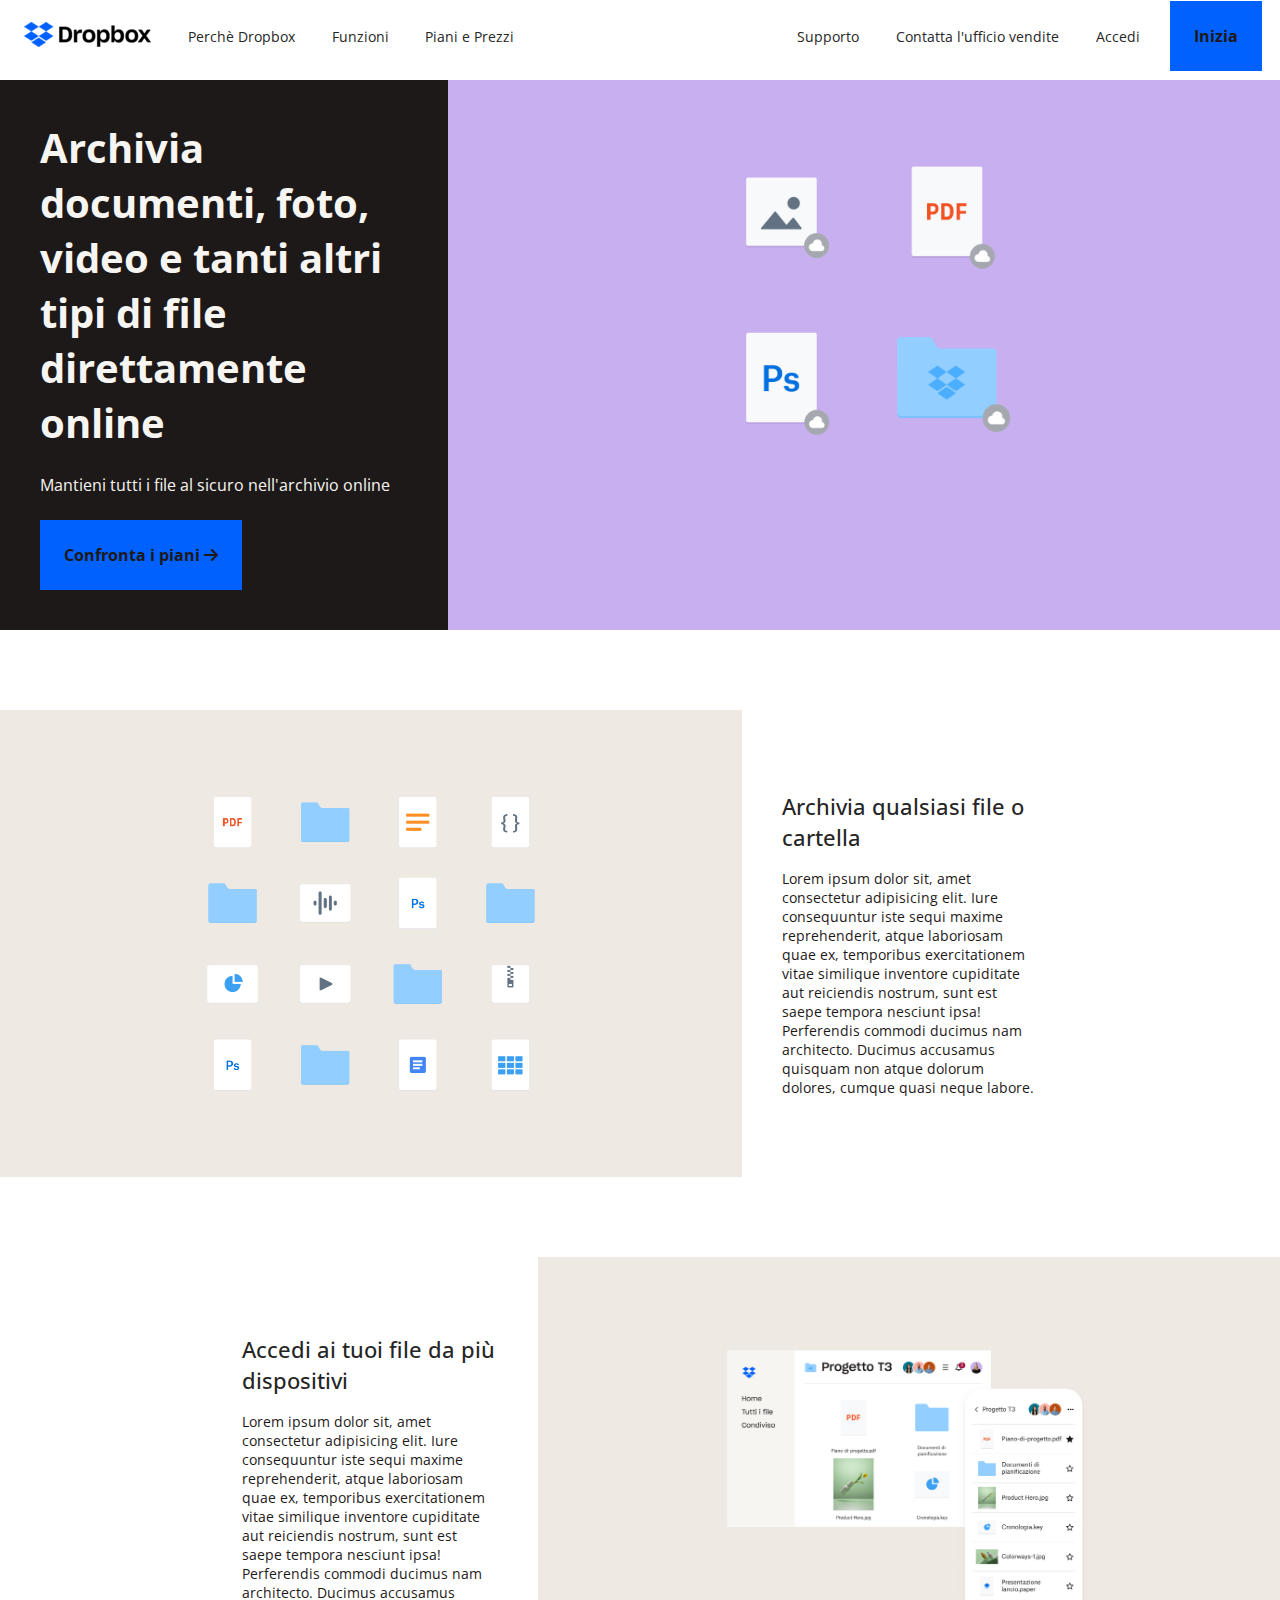
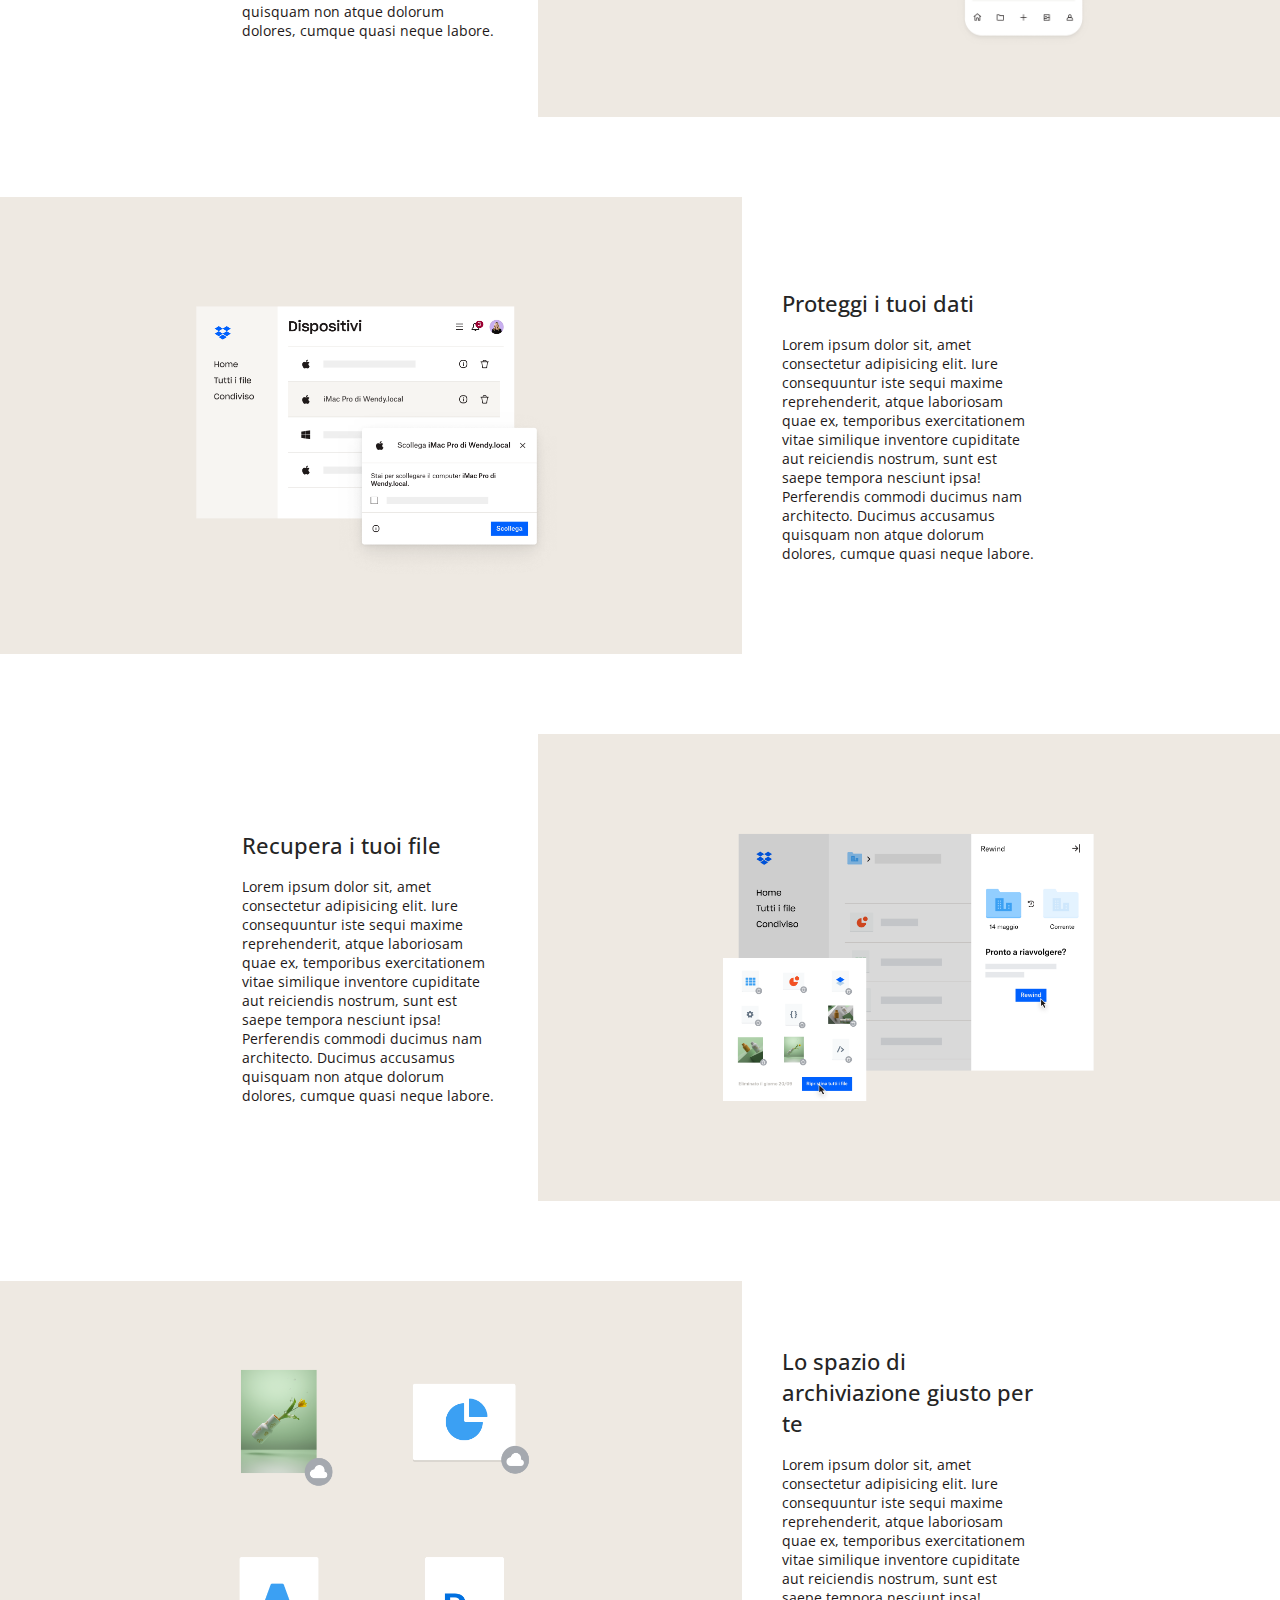
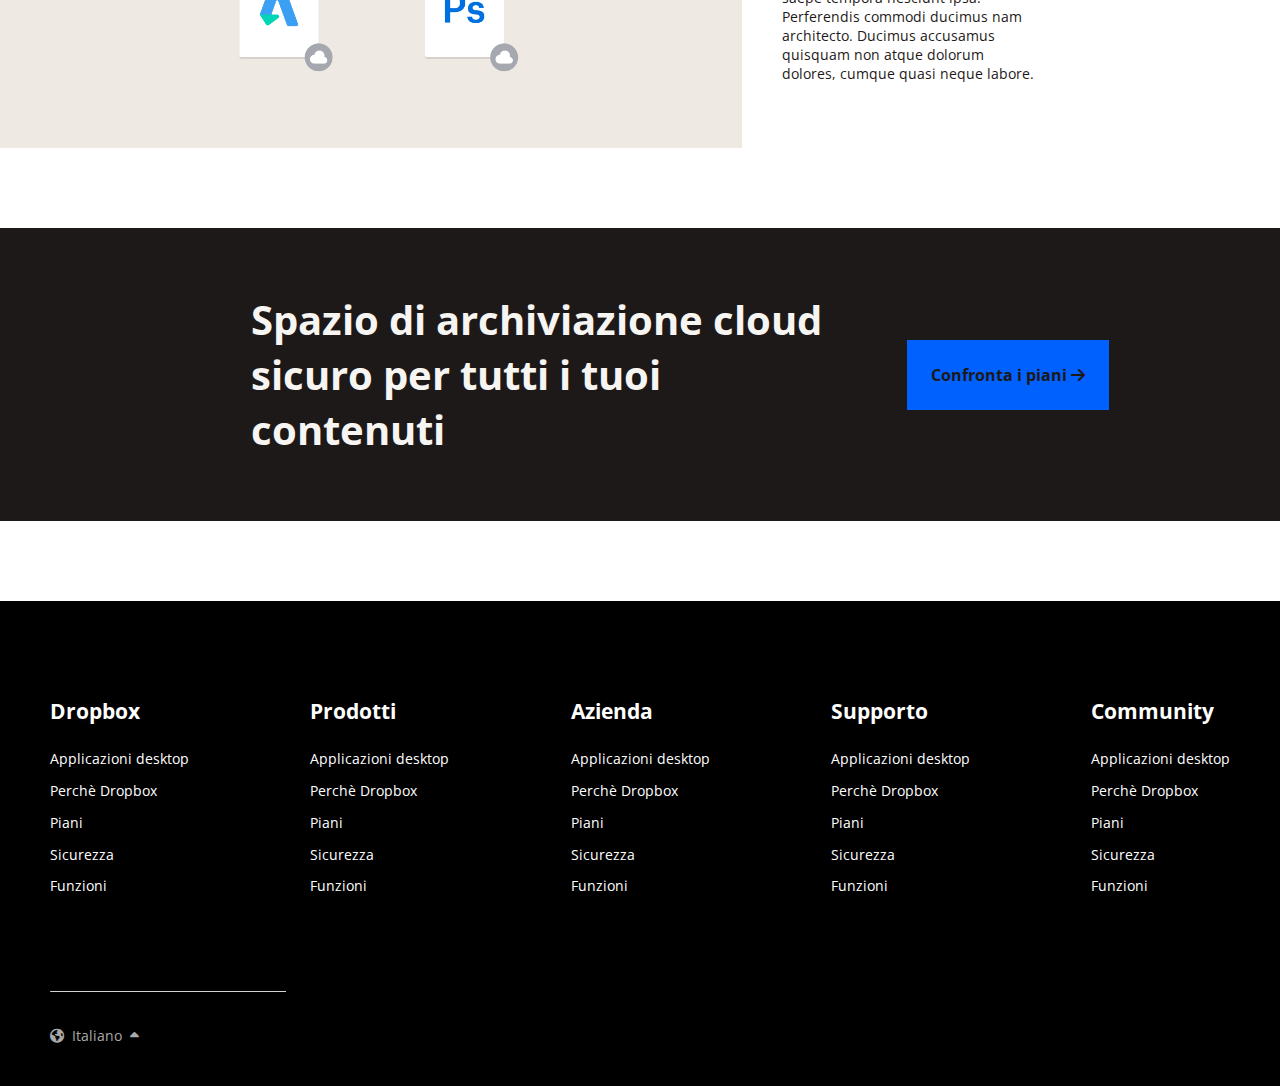
<file: bonus/cloud-storage.html>
<!DOCTYPE html>
<html lang="en">
<head>
    <meta charset="UTF-8">
    <meta http-equiv="X-UA-Compatible" content="IE=edge">
    <meta name="viewport" content="width=device-width, initial-scale=1.0">
    <title>Archivia e organizza</title>

    <!-- FontAwesome -->
    <link rel="stylesheet" href="https://cdnjs.cloudflare.com/ajax/libs/font-awesome/6.2.1/css/all.min.css">

    <!-- CSS -->
    <link rel="stylesheet" href="css/style.css">

    <!-- Font: Open Sans  |  Weight: 300, 400, 600, 700, 800 -->
    <link rel="preconnect" href="https://fonts.googleapis.com">
    <link rel="preconnect" href="https://fonts.gstatic.com" crossorigin>
    <link href="https://fonts.googleapis.com/css2?family=Open+Sans:wght@300;400;600;700;800&display=swap" rel="stylesheet"> 
</head>
<body class="cloudStorage">
    
    <header>
        <nav class="flexSpBt">
            <!-- nav left side -->
            <div>
                <ul class="navList">
                    <li>
                        <a id="logo" href="index.html">
                            <img src="../img/logo-small.png" alt="logo">
                        </a>
                    </li>
                    <li class="menuListItem">
                        <a href="#">Perchè Dropbox</a>
                        <div class="menu">
                            <div class="flexCol">
                                <h3>Panoramica</h3>
                                <ul>
                                    <li>
                                        <a href="#">Ispirati</a>
                                    </li>
                                    <li>
                                        <a href="#">Cosa dicono i clienti</a>
                                    </li>
                                    <li>
                                        <a href="#">Integrazioni di app</a>
                                    </li>
                                    <li>
                                        <a href="#">Risorse</a>
                                    </li>
                                 </ul>
                            </div>
                            <div class="flexCol">
                                <h3>Lavora al meglio con Dropbox</h3>
                                <ul>
                                    <li>
                                        <a href="#">Condividi file</a>
                                    </li>
                                    <li>
                                        <a href="cloud-storage.html">Archivia e organizza</a>
                                    </li>
                                    <li>
                                        <a href="#">Sincronizza i tuoi dispositivi</a>
                                    </li>
                                    <li>
                                        <a href="#">Proteggi i tuoi dati</a>
                                    </li>
                                    <li>
                                        <a href="#">Connetti tra loro i membri del team in remoto</a>
                                    </li>
                                    <li>
                                        <a href="#">Fai avanzare il tuo lavoro</a>
                                    </li>
                                    <li>
                                        <a href="#">Backup sempre attivo</a>
                                    </li>
                                    <li>
                                        <a href="#">Firma un documento</a>
                                    </li>
                                    <li>
                                        <a href="#">Monitora i dati analitici dei documenti</a>
                                    </li>
                                </ul>
                            </div>
                        </div> <!-- /menu-->
                    </li>
                    <li>
                        <a href="#">Funzioni</a>
                    </li>
                    <li>
                        <a href="#">Piani e Prezzi</a>
                    </li>
                </ul>
            </div> <!-- /nav left side -->

            <!-- nav right side -->
            <div>
                <ul class="navList">
                    <li>
                        <a href="#">Supporto</a>
                    </li>
                    <li>
                        <a href="#">Contatta l'ufficio vendite</a>
                    </li>
                    <li>
                        <a href="#">Accedi</a>
                    </li>
                    <li>
                        <a class="btn blueBtn" href="#">Inizia</a>
                    </li>
                </ul>
            </div> <!-- /nav right side -->
        </nav>
    </header>

    <main>

        <section id="heroSection">
            <div class="textContainer flexCol">
                <h1>Archivia documenti, foto, video e tanti altri tipi di file direttamente online</h1>
                <span>Mantieni tutti i file al sicuro nell'archivio online</span>
                <a class="btn blueBtn" href="#">
                    Confronta i piani
                    <i class="fa-solid fa-arrow-right"></i>
                </a>
            </div>
            <div class="imgContainer">
                <img src="bonusImg/jumbo.png" alt="heroSection">
            </div>
        </section> <!-- /heroSection-->

        <section class="contentSection"> 
            <div class="textContainer">
                <h3>Archivia qualsiasi file o cartella</h3>
                <p>
                    Lorem ipsum dolor sit, amet consectetur adipisicing elit. 
                    Iure consequuntur iste sequi maxime reprehenderit, atque 
                    laboriosam quae ex, temporibus exercitationem vitae similique 
                    inventore cupiditate aut reiciendis nostrum, sunt est saepe 
                    tempora nesciunt ipsa! Perferendis commodi ducimus nam architecto. 
                    Ducimus accusamus quisquam non atque dolorum dolores, cumque quasi neque labore.
                </p>
            </div>
            <div class="imgContainer">
                <img src="bonusImg/section1.png" alt="section1">
            </div>
        </section>

        <section class="contentSection"> 
            <div class="textContainer">
                <h3>Accedi ai tuoi file da più dispositivi</h3>
                <p>
                    Lorem ipsum dolor sit, amet consectetur adipisicing elit. 
                    Iure consequuntur iste sequi maxime reprehenderit, atque 
                    laboriosam quae ex, temporibus exercitationem vitae similique 
                    inventore cupiditate aut reiciendis nostrum, sunt est saepe 
                    tempora nesciunt ipsa! Perferendis commodi ducimus nam architecto. 
                    Ducimus accusamus quisquam non atque dolorum dolores, cumque quasi neque labore.
                </p>
            </div>
            <div class="imgContainer">
                <img src="bonusImg/section2.png" alt="section2">

            </div>
        </section>

        <section class="contentSection"> 
            <div class="textContainer">
                <h3>Proteggi i tuoi dati</h3>
                <p>
                    Lorem ipsum dolor sit, amet consectetur adipisicing elit. 
                    Iure consequuntur iste sequi maxime reprehenderit, atque 
                    laboriosam quae ex, temporibus exercitationem vitae similique 
                    inventore cupiditate aut reiciendis nostrum, sunt est saepe 
                    tempora nesciunt ipsa! Perferendis commodi ducimus nam architecto. 
                    Ducimus accusamus quisquam non atque dolorum dolores, cumque quasi neque labore.
                </p>
            </div>
            <div class="imgContainer">
                <img src="bonusImg/section3.png" alt="section3">

            </div>
        </section>

        <section class="contentSection"> 
            <div class="textContainer">
                <h3>Recupera i tuoi file</h3>
                <p>
                    Lorem ipsum dolor sit, amet consectetur adipisicing elit. 
                    Iure consequuntur iste sequi maxime reprehenderit, atque 
                    laboriosam quae ex, temporibus exercitationem vitae similique 
                    inventore cupiditate aut reiciendis nostrum, sunt est saepe 
                    tempora nesciunt ipsa! Perferendis commodi ducimus nam architecto. 
                    Ducimus accusamus quisquam non atque dolorum dolores, cumque quasi neque labore.
                </p>
            </div>
            <div class="imgContainer">
                <img src="bonusImg/section4.png" alt="section4">

            </div>
        </section>

        <section class="contentSection"> 
            <div class="textContainer">
                <h3>Lo spazio di archiviazione giusto per te</h3>
                <p>
                    Lorem ipsum dolor sit, amet consectetur adipisicing elit. 
                    Iure consequuntur iste sequi maxime reprehenderit, atque 
                    laboriosam quae ex, temporibus exercitationem vitae similique 
                    inventore cupiditate aut reiciendis nostrum, sunt est saepe 
                    tempora nesciunt ipsa! Perferendis commodi ducimus nam architecto. 
                    Ducimus accusamus quisquam non atque dolorum dolores, cumque quasi neque labore.
                </p>
            </div>
            <div class="imgContainer">
                <img src="bonusImg/section5.png" alt=""section5>

            </div>
        </section>

        <section>
            <div class="textContainer">
                <h3></h3>
                
            </div>
            <h3>Spazio di archiviazione cloud sicuro per tutti i tuoi contenuti</h3>
            <a href="#" class="btn blueBtn">
                Confronta i piani
                <i class="fa-solid fa-arrow-right"></i>
            </a>
        </section>

    </main>

    <footer>
        <div class="largeContainer">
            <div id="linkListsContainer" class="flexSpBt">
                
                <div class="linkList">
                    <h3>Dropbox</h3>
                    <ul class="bigText">
                        <li>
                            <a href="#">Applicazioni desktop</a>
                        </li>
                        <li>
                            <a href="#">Perchè Dropbox</a>
                        </li>
                        <li>
                            <a href="#">Piani</a>
                        </li>
                        <li>
                            <a href="#">Sicurezza</a>
                        </li>
                        <li>
                            <a href="#">Funzioni</a>
                        </li>
                    </ul>
                </div>

                <div class="linkList">
                    <h3>Prodotti</h3>
                    <ul class="bigText">
                        <li>
                            <a href="#">Applicazioni desktop</a>
                        </li>
                        <li>
                            <a href="#">Perchè Dropbox</a>
                        </li>
                        <li>
                            <a href="#">Piani</a>
                        </li>
                        <li>
                            <a href="#">Sicurezza</a>
                        </li>
                        <li>
                            <a href="#">Funzioni</a>
                        </li>
                    </ul>
                </div>

                <div class="linkList">
                    <h3>Azienda</h3>
                    <ul class="bigText">
                        <li>
                            <a href="#">Applicazioni desktop</a>
                        </li>
                        <li>
                            <a href="#">Perchè Dropbox</a>
                        </li>
                        <li>
                            <a href="#">Piani</a>
                        </li>
                        <li>
                            <a href="#">Sicurezza</a>
                        </li>
                        <li>
                            <a href="#">Funzioni</a>
                        </li>
                    </ul>
                </div>

                <div class="linkList">
                    <h3>Supporto</h3>
                    <ul class="bigText">
                        <li>
                            <a href="#">Applicazioni desktop</a>
                        </li>
                        <li>
                            <a href="#">Perchè Dropbox</a>
                        </li>
                        <li>
                            <a href="#">Piani</a>
                        </li>
                        <li>
                            <a href="#">Sicurezza</a>
                        </li>
                        <li>
                            <a href="#">Funzioni</a>
                        </li>
                    </ul>
                </div>

                <div class="linkList">
                    <h3>Community</h3>
                    <ul class="bigText">
                        <li>
                            <a href="#">Applicazioni desktop</a>
                        </li>
                        <li>
                            <a href="#">Perchè Dropbox</a>
                        </li>
                        <li>
                            <a href="#">Piani</a>
                        </li>
                        <li>
                            <a href="#">Sicurezza</a>
                        </li>
                        <li>
                            <a href="#">Funzioni</a>
                        </li>
                    </ul>
                </div>
            </div>
            <hr class="customHR">
            <span id="langSelector" class="bigText">Italiano</span>
        </div>
    </footer>

</body>
</html>
</file>
<file: css/style.css>
/*CSS RESET*/
* {
    margin: 0;
    padding: 0;
    box-sizing: border-box;
}

/*COLOR PALETTE
    header text, main text: #252525
    footer text: #ffffff
    main-blue: #0061ff
    full-width-sections-bg: #b4d0e7
    footer-bg: #000000
    special-h2: #61082b

    designit-1: #a2d39b
    design-it-1-border: #d1e9cd
    asu: #61082b
    uf: #0093ce
    topps: #ff1c1c
    designit-2: #f5f5f5
    wbr: #d5001f
    hearst: #b4d0e7
    lonely-planet: #0d2481
    cco: #ffd830
*/

/* --- REGOLE GENERALI --- */
body {
    font-family: 'Open Sans', sans-serif;
}

.smallContainer {
    max-width: 1000px;
    margin: 0 auto;
}

.largeContainer {
    max-width: 1180px;
    margin: 0 auto;
}

.smallText {
    font-size: 0.75rem;
    color: #252525;
}

.bigText {
    font-size: 0.88rem;
    color: #252525;
}

.btn {
    border: 1px solid black;
    background-color: white;
    padding: 0.4em 1em;
    text-decoration: none;
    text-align: center;
}

.bigBtn {
    padding: 0.7em 0.9em;
}

.blueBtn {
    border: none;
    color: #ffffff;
    background-color: #0061ff;
}

h2 {
    font-size: 2rem;
    color: #252525;
    margin-bottom: 2.5rem;
}

h3 {
    font-size: 1.3rem;
    color: #252525;;
}

.customHR {
    width: 20%;
    border-color: lightgray;
    border-top: none;
    margin: 2rem 0;
}

.col {
    border: 1px solid lightgrey;
    background-color: #ffffff;
}

.smallCol {
    width: calc((100% / 3) - calc(5rem / 3));
}

.largeCol {
    width: 100%;
}

.linkColor {
    color: blue;
}

.flexSpBt {
    display: flex;
    justify-content: space-between;
}

.flexCol {
    display: flex;
    flex-direction: column;
}

.flexWrap {
    display: flex;
    flex-wrap:  wrap;
}

/* --- HEADER --- */
body > header {
    width: 100vw;
    height: 8vh; 
  
    position: fixed;
    top: 0;
    left: 0;
    z-index: 30;
    
    padding: 0 1.1rem;
    background-color: #ffffff;
}

header nav {
    height: 100%;
}

header nav div ul {
    display: flex;
    align-items: center;
    gap: 1.5rem;

    height: 100%;
    list-style: none;
}

header nav div ul li{
    display: flex;
    align-items: center;
    height: 100%;
}

header nav div ul li a{
    text-decoration: none;
    padding: 0.4rem;
    font-size: 0.9rem;
    color: #252525;
}

/* --- MAIN --- */
main {
    margin-top: 8vh;
}

main > section {
    margin: 9rem 0;
}

main .smallContainer > section{
    margin-top: 9rem;
}

/* --- JUMBOTRON --- */
#jumbotronSection {
    background-color: #b4d0e7;
    margin: 0;
}

#jumbotronSection > .largeContainer {
    position: relative;
    top: 70px;
}

#jumbotronSection > .largeContainer h1 {
    font-size: 4rem;
    font-weight: 800;
    margin-bottom: 3rem;
}

#jumbotronSection .largeContainer > div {
    width: 100%;
}

#jumbotronSection .largeContainer > div > .textContainer {
    align-items: flex-start;

    width: 31%;
}

#jumbotronSection .btn {
    margin: 2rem 0;
}

#jumbotronSection i {
    margin-top: 2rem;
    font-size: 3rem;
    color: #252525;
}

#jumbotronSection .largeContainer > div > .imgContainer {
    width: 68%;
}

#jumbotronSection img {
    width: 100%;
}

/* --- PLANS SECTION --- */
#plansSection #planSelector {
    margin-bottom: 2.5rem;
}

#planSelector input[type="radio"] {
    display: none;
}

#planSelector label {
    margin: 0 1.5rem;
    position: relative;
    cursor: pointer;
}

#planSelector label::before {
    content: '';
    display: inline-block;
    width: 15px;
    height: 15px;

    position: absolute;
    right: 102%;
    top: 50%;
    transform: translateY(-50%);

    border: 2px solid gray;
    border-radius: 50%;

    background-color: #ffffff;
    transition: all 0.1s;
}

#planSelector input:checked + label::before {
    width: 10px;
    height: 10px;
    border: 5px solid #0061ff;
}

#plansSection .colContainer {
    gap: 2.5rem;
}

#plansSection .col > header {
    border-bottom: 1px solid lightgray;
    text-align: center;
    padding: 0.5rem 0;
}

#plansSection .col > .planContainer {
    padding: 1.8rem 2.1rem;
}

.col .planPrice {
    font-weight: bold;
    margin-bottom: 2rem;
}

.col .planPrice br {
    margin: 0.5rem 0;
}

.col .planPrice span {
    color: gray;
    font-weight: 500;
}

.col .planPrice::before{
    content: '\20AC';  /*euro icon*/
}

.smallCol .planPrice::before{
    content: '';
}

.planContainer ul {
    list-style: none;

    align-items: flex-start;
    gap: 1.3rem;
}

.planContainer ul li{
    position: relative;
    margin-left: 10px;
}

.planContainer ul li::before {
    font-family: 'FontAwesome';

    position: absolute;
    left: -20px;
    top: 0;
}

.planContainer > .planContainerTop ul li:nth-of-type(1)::before  {
    content: '\f007';  /*user icon*/
}

.planContainer > .planContainerTop ul li:nth-of-type(2)::before  {
    content: '\f07b';
}

.planContainer > .planContainerTop ul li:nth-of-type(3)::before  {
    content: '\e4e2';
}

.col:nth-of-type(2) .planContainer > .planContainerTop ul li:first-child::before  {
    content: '\f0c0';
}

.smallCol .planContainer .btn {
    margin: 1.8rem 0;
}

.planContainerBottom h4 {
    margin: 0.5rem 0 1.7rem;
}

.planContainerBottom ul li::before {
    content: '\f00c';
    color: #0061ff;
    font-weight: bold;
}

.largeCol .planContainer{
    align-items: flex-start;
}

.largeCol .planContainer > div {
    width: 70%;
}

.largeCol .btn {
    padding-left: 2.5em;
    padding-right: 2.5em;
}

.largeCol h4 {
    margin: 1rem 0 2.5rem;
}

/* --- PARTNER SECTION --- */
#partnerSection .smallContainer {
    display: flex;
}

#partnerSection .imgContainer {
    width: 60%;
}

#partnerSection .imgContainer img{
    width: 100%;
    display: block;
}

#partnerSection .textContainer {
    padding: 3rem;
    width: 40%;
}

#partnerSection .textContainer h3{
    margin-bottom: 1rem;
}

#partnerSection .textContainer p{
    margin-bottom: 2rem;
}

#partnerSection .btn {
    color: #252525;
    border-color: currentColor;

    font-size: 0.9rem;
}

/* --- CARD SECTION --- */
#cardSection .cardContainer {
    justify-content: center;
    gap: 2.5rem;
}

.card {
    width: calc((100% / 3) - calc(5rem / 3));
}

.card img {
    width: 100%;
}

.card h3 {
    margin-bottom: 1.5rem;
}

/* --- QUOTES SECTION --- */
#quotesSection {
    width: 100vw;
    margin-bottom: 0;

    display: flex;
}

#quotesSection > div {
    width: calc(100vw /3);
    height: calc(100vw /3);
}

.customerGroup .customer {
    width: calc(100vw / 6);
    height: calc(100vw / 6);

    display: flex;
    justify-content: center;
    align-items: center;
}

.customerGroup .customer img {
    width: 50%;
    filter: invert(1);
}

#customerQuote {
    overflow: scroll;
    background-color: #f5f5f5;
    padding: 3rem;
}

#customerQuote img {
    width: 50%;
}

#customerQuote blockquote {
    margin-bottom: 2.5rem;
}

.customerGroup:first-child .customer:nth-of-type(1){
    background-color: #a2d39b;
    border: 15px solid #d1e9cd;
}

.customerGroup:first-child .customer:nth-of-type(2){
    background-color: #61082b;
}

.customerGroup:first-child .customer:nth-of-type(3){
    background-color: #0093ce;
}

.customerGroup:first-child .customer:nth-of-type(4){
    background-color: #ff1c1c;
}

.customerGroup:last-child .customer:nth-of-type(1){
    background-color: #d5001f;
}

.customerGroup:last-child .customer:nth-of-type(2){
    background-color: #b4d0e7;
}

.customerGroup:last-child .customer:nth-of-type(3){
    background-color: #0d2481;
}

.customerGroup:last-child .customer:nth-of-type(4){
    background-color: #ffd830;
}

/* --- FREE TRIAL SECTION --- */
#freeTrialSection {
    background-color: #b4d0e7;
    margin-top: 0;
    padding: 7rem 0;
}

#freeTrialSection .smallContainer {
    align-items: flex-start;
}

#freeTrialSection h2 {
    margin: 0;
}

#freeTrialSection .btn {
    border: none;
    padding: 0.7em 3em;
}

/* --- FAQ SECTION --- */
#faqSection .faqContainer {
    border-bottom: 1px solid lightgray;
    padding: 2rem 2rem 2rem 0;

    align-items: center;
}

#faqSection .faqContainer i {

}

#faqSection .faqContainer:first-of-type {
    border-top: 1px solid lightgray;
}

#faqSection .question {
    font-weight: bold;
}

#faqSection .answer {
    display: none;
    margin-top: 0.5rem;
}

/* --- FOOTER --- */
footer {
    width: 100%;
    background-color: #000000;
    padding: 6rem 0 2.5rem;
}

#linkListsContainer h3 {
    margin-bottom: 1.5rem;
    color: #ffffff;
}

#linkListsContainer ul {
    list-style: none;
    margin-bottom: 4rem;
}

#linkListsContainer ul li {
    margin-bottom: 0.8rem;
}

#linkListsContainer ul li a {
    color: #ffffff;
    text-decoration: none;
}

footer #langSelector {
    color: darkgrey;
}

footer #langSelector::before {
    font-family: 'FontAwesome';
    content: '\f57d';

    margin-right: 0.5rem;
}

footer #langSelector::after {
    font-family: 'FontAwesome';
    content: '\f0d8';

    margin-left: 0.5rem;
}
</file>
<file: bonus/css/style.css>
/*CSS RESET*/
* {
    margin: 0;
    padding: 0;
    box-sizing: border-box;
}

/*COLOR PALETTE
    header text, main text: #252525
    footer text: #ffffff
    main-blue: #0061ff
    full-width-sections-bg: #b4d0e7
    footer-bg: #000000
    special-h2: #61082b

    designit-1: #a2d39b
    design-it-1-border: #d1e9cd
    asu: #61082b
    uf: #0093ce
    topps: #ff1c1c
    designit-2: #f5f5f5
    wbr: #d5001f
    hearst: #b4d0e7
    lonely-planet: #0d2481
    cco: #ffd830
*/

/* --- REGOLE GENERALI --- */
body {
    font-family: 'Open Sans', sans-serif;
}

.smallContainer {
    max-width: 1000px;
    margin: 0 auto;
}

.largeContainer {
    max-width: 1180px;
    margin: 0 auto;
}

.smallText {
    font-size: 0.75rem;
    color: #252525;
}

.bigText {
    font-size: 0.88rem;
    color: #252525;
}

.btn {
    border: 1px solid black;
    background-color: white;
    padding: 0.4em 1em;
    text-decoration: none;
    text-align: center;
}

.bigBtn {
    padding: 0.7em 0.9em;
}

.blueBtn {
    border: none;
    color: #ffffff;
    background-color: #0061ff;
}

h2 {
    font-size: 2rem;
    color: #252525;
    margin-bottom: 2.5rem;
}

h3 {
    font-size: 1.3rem;
    color: #252525;;
}

.customHR {
    width: 20%;
    border-color: lightgray;
    border-top: none;
    margin: 2rem 0;
}

.col {
    border: 1px solid lightgrey;
    background-color: #ffffff;
}

.smallCol {
    width: calc((100% / 3) - calc(5rem / 3));
}

.largeCol {
    width: 100%;
}

.linkColor {
    color: blue;
}

.flexSpBt {
    display: flex;
    justify-content: space-between;
}

.flexCol {
    display: flex;
    flex-direction: column;
}

.flexWrap {
    display: flex;
    flex-wrap:  wrap;
}

.blueBtn:hover {
    background-color: #004cc5;
}

/* --- HEADER --- */
body > header {
    width: 100vw;
    height: 8vh; 
  
    position: fixed;
    top: 0;
    left: 0;
    z-index: 30;
    
    padding: 0 1.1rem;
    background-color: #ffffff;
}

header nav {
    height: 100%;
}

header nav div .navList {
    display: flex;
    align-items: center;
    gap: 1.5rem;

    height: 100%;
    list-style: none;
}

header nav div .navList li{
    display: flex;
    align-items: center;
    height: 100%;

    position: relative;
}

header nav div .navList > li > a:not(.btn){
    text-decoration: none;
    padding: 0.4rem;
    font-size: 0.9rem;
    color: #252525;
}

header .navList > li:hover::before {
    content: '';
    height: 2px;
    width: 100%;
    background-color: #000000;
    position: absolute;

    top: 100%;
    left: 0;
    /* z-index: 5; */
}

header .navList > li:first-child::before,
header .navList > li:last-child::before {
    background-color: transparent;
}

/* --- HEADER HOVER MENU --- */
header nav div:first-child .navList > li{
    position: relative;
}

.navList .menuListItem:hover{
    background-color: #e7e7e7;
}

.navList .menuListItem:hover .menu{
    display: flex;
}

.menu {
    background-color: #e7e7e7;

    position: absolute;
    top: 100%;
    left: 0;
    display: none;
}

.menu > div {
    min-width: 250px;
}

.menu h3 {
    font-size: 0.7rem;
    padding: 8px;
}

.menu ul {
    display: flex;
    flex-direction: column;
    align-items: stretch;
    justify-content: flex-start;
    /* gap: 0; */

    padding: 0;
    list-style: none;
}

.menu ul li {
    padding: 8px;
    cursor: pointer;
    transition: all 0.1s;
}

.menu ul li:hover {
    background-color: #bfbfbf;
}

.menu ul li a {
    text-decoration: none;
    color: #252525;
    font-size: 0.7rem;
}

/* --- MAIN --- */
main {
    margin-top: 8vh;
}

main > section {
    margin: 9rem 0;
}

main .smallContainer > section{
    margin-top: 9rem;
}

/* --- JUMBOTRON --- */
#jumbotronSection {
    background-color: #b4d0e7;
    margin: 0;
}

#jumbotronSection > .largeContainer {
    position: relative;
    top: 70px;
}

#jumbotronSection > .largeContainer h1 {
    font-size: 4rem;
    font-weight: 800;
    margin-bottom: 3rem;
}

#jumbotronSection .largeContainer > div {
    width: 100%;
}

#jumbotronSection .largeContainer > div > .textContainer {
    align-items: flex-start;

    width: 31%;
}

#jumbotronSection .btn {
    margin: 2rem 0;
}

#jumbotronSection i {
    margin-top: 2rem;
    font-size: 3rem;
    color: #252525;
}

#jumbotronSection .largeContainer > div > .imgContainer {
    width: 68%;
}

#jumbotronSection img {
    width: 100%;
}

/* --- PLANS SECTION --- */
#plansSection #planSelector {
    margin-bottom: 2.5rem;
}

#planSelector input[type="radio"] {
    display: none;
}

#planSelector label {
    margin: 0 1.5rem;
    position: relative;
    cursor: pointer;
}

#planSelector label::before {
    content: '';
    display: inline-block;
    width: 15px;
    height: 15px;

    position: absolute;
    right: 102%;
    top: 50%;
    transform: translateY(-50%);

    border: 2px solid gray;
    border-radius: 50%;

    background-color: #ffffff;
    transition: all 0.1s;
}

#planSelector input:checked + label::before {
    width: 10px;
    height: 10px;
    border: 5px solid #0061ff;
}

#plansSection .colContainer {
    gap: 2.5rem;
}

#plansSection .col > header {
    border-bottom: 1px solid lightgray;
    text-align: center;
    padding: 0.5rem 0;
}

#plansSection .col > .planContainer {
    padding: 1.8rem 2.1rem;
}

.col .planPrice {
    font-weight: bold;
    margin-bottom: 2rem;
}

.col .planPrice br {
    margin: 0.5rem 0;
}

.col .planPrice span {
    color: gray;
    font-weight: 500;
}

.col .planPrice::before{
    content: '\20AC';  /*euro icon*/
}

.smallCol .planPrice::before{
    content: '';
}

.planContainer ul {
    list-style: none;

    align-items: flex-start;
    gap: 1.3rem;
}

.planContainer ul li{
    position: relative;
    margin-left: 10px;
}

.planContainer ul li::before {
    font-family: 'FontAwesome';

    position: absolute;
    left: -20px;
    top: 0;
}

.planContainer > .planContainerTop ul li:nth-of-type(1)::before  {
    content: '\f007';  /*user icon*/
}

.planContainer > .planContainerTop ul li:nth-of-type(2)::before  {
    content: '\f07b';
}

.planContainer > .planContainerTop ul li:nth-of-type(3)::before  {
    content: '\e4e2';
}

.col:nth-of-type(2) .planContainer > .planContainerTop ul li:first-child::before  {
    content: '\f0c0';
}

.smallCol .planContainer .btn {
    margin: 1.8rem 0;
}

.planContainerBottom h4 {
    margin: 0.5rem 0 1.7rem;
}

.planContainerBottom ul li::before {
    content: '\f00c';
    color: #0061ff;
    font-weight: bold;
}

.largeCol .planContainer{
    align-items: flex-start;
}

.largeCol .planContainer > div {
    width: 70%;
}

.largeCol .btn {
    padding-left: 2.5em;
    padding-right: 2.5em;
}

.largeCol h4 {
    margin: 1rem 0 2.5rem;
}

/* --- PARTNER SECTION --- */
#partnerSection .smallContainer {
    display: flex;
}

#partnerSection .imgContainer {
    width: 60%;
}

#partnerSection .imgContainer img{
    width: 100%;
    display: block;
}

#partnerSection .textContainer {
    padding: 3rem;
    width: 40%;
}

#partnerSection .textContainer h3{
    margin-bottom: 1rem;
}

#partnerSection .textContainer p{
    margin-bottom: 2rem;
}

#partnerSection .btn {
    color: #252525;
    border-color: currentColor;

    font-size: 0.9rem;
}

/* --- CARD SECTION --- */
#cardSection .cardContainer {
    justify-content: center;
    gap: 2.5rem;
}

.card {
    width: calc((100% / 3) - calc(5rem / 3));
}

.card img {
    width: 100%;
}

.card h3 {
    margin-bottom: 1.5rem;
}

/* --- QUOTES SECTION --- */
#quotesSection {
    width: 100vw;
    margin-bottom: 0;

    display: flex;
}

#quotesSection > div {
    width: calc(100vw /3);
    height: calc(100vw /3);
}

.customerGroup .customer {
    width: calc(100vw / 6);
    height: calc(100vw / 6);

    display: flex;
    justify-content: center;
    align-items: center;

    border: 15px solid rgba(255, 255, 255, 0);
    cursor: pointer;
}

.customerGroup .customer img {
    width: 50%;
    filter: invert(1);
}

#customerQuote {
    overflow: scroll;
    background-color: #f5f5f5;
    padding: 3rem;
}

#customerQuote img {
    width: 50%;
}

#customerQuote blockquote {
    margin-bottom: 2.5rem;
}

.customerGroup:first-child .customer:nth-of-type(1){
    background-color: #a2d39b;
}

.customerGroup:first-child .customer:nth-of-type(2){
    background-color: #61082b;
}

.customerGroup:first-child .customer:nth-of-type(3){
    background-color: #0093ce;
}

.customerGroup:first-child .customer:nth-of-type(4){
    background-color: #ff1c1c;
}

.customerGroup:last-child .customer:nth-of-type(1){
    background-color: #d5001f;
}

.customerGroup:last-child .customer:nth-of-type(2){
    background-color: #b4d0e7;
}

.customerGroup:last-child .customer:nth-of-type(3){
    background-color: #0d2481;
}

.customerGroup:last-child .customer:nth-of-type(4){
    background-color: #ffd830;
}

.customerGroup .customer:hover {
    border: 15px solid rgba(255, 255, 255, 0.5);
}

/* --- FREE TRIAL SECTION --- */
#freeTrialSection {
    background-color: #b4d0e7;
    margin-top: 0;
    padding: 7rem 0;
}

#freeTrialSection .smallContainer {
    align-items: flex-start;
}

#freeTrialSection h2 {
    margin: 0;
}

#freeTrialSection .btn {
    border: none;
    padding: 0.7em 3em;
}

/* --- FAQ SECTION --- */
#faqSection .faqContainer {
    border-bottom: 1px solid lightgray;
    padding: 2rem 2rem 2rem 0;

    align-items: center;
}

#faqSection .faqContainer:hover .answer{
    display: block;
}

#faqSection .faqContainer i {
    transition: transform 0.2s;
}

#faqSection .faqContainer:hover i {
    transform: rotate(-180deg);
}

#faqSection .faqContainer:first-of-type {
    border-top: 1px solid lightgray;
}

#faqSection .question {
    font-weight: bold;
}

#faqSection .answer {
    display: none;
    margin-top: 0.5rem;
}

/* --- FOOTER --- */
footer {
    width: 100%;
    background-color: #000000;
    padding: 6rem 0 2.5rem;
}

#linkListsContainer h3 {
    margin-bottom: 1.5rem;
    color: #ffffff;
}

#linkListsContainer ul {
    list-style: none;
    margin-bottom: 4rem;
}

#linkListsContainer ul li {
    margin-bottom: 0.8rem;
}

#linkListsContainer ul li a {
    color: #ffffff;
    text-decoration: none;
}

footer #langSelector {
    color: darkgrey;
}

footer #langSelector::before {
    font-family: 'FontAwesome';
    content: '\f57d';

    margin-right: 0.5rem;
}

footer #langSelector::after {
    font-family: 'FontAwesome';
    content: '\f0d8';

    margin-left: 0.5rem;
}

/* --- PAGINA BONUS --- */
.cloudStorage section {
    width: 100%;
    margin: 80px 0;
}

.cloudStorage #heroSection,
.cloudStorage section:last-child {
    background-color: #1e1919;
    display: flex;
}

.cloudStorage #heroSection .textContainer {
    width: 35%;

    padding: 2.5rem;
    align-items: flex-start;
    gap: 1.5rem;

    color: #f7f5f2;
}

.cloudStorage #heroSection .textContainer h1 {
    font-size: 2.5rem;
}

.cloudStorage #heroSection .imgContainer {
    width: 65%;

    background-color: #c8aff0;
}

.cloudStorage #heroSection .imgContainer img {
    width: 40%;
}

.cloudStorage .contentSection{
    display: flex;
    flex-direction: row;
    justify-content: flex-end;
    align-items: center;
    gap: 2.5rem;
}

.cloudStorage .contentSection .textContainer {
    width: 20%;
    color: #1e1919;
}

.cloudStorage .contentSection .textContainer h3 {
    font-size: 1.4rem;
    font-weight: 500;

    margin-bottom: 1rem;
}

.cloudStorage .contentSection .textContainer p {
    font-size: 0.9rem;
}

.cloudStorage .imgContainer {
    width: 58%;
    padding: 3rem 0;

    background-color: #eee9e2;
}

.cloudStorage .imgContainer img {
    width: 50%;
    margin: 0 auto;
    display: block;
}

.cloudStorage .contentSection:nth-of-type(even) {
    flex-direction: row-reverse;
}

.cloudStorage section:last-child {
    padding: 4rem;

    display: flex;
    justify-content: center;
    align-items: center;
    gap: 5rem;

    color: #f7f5f2;
}

.cloudStorage section:last-child h3 {
    width: 50%;
    color: #f7f5f2;
    font-size: 2.5rem;
}

.cloudStorage .btn {
    padding: 1.5em;
    color: #1e1919;
    font-weight: bold;
}
</file>
